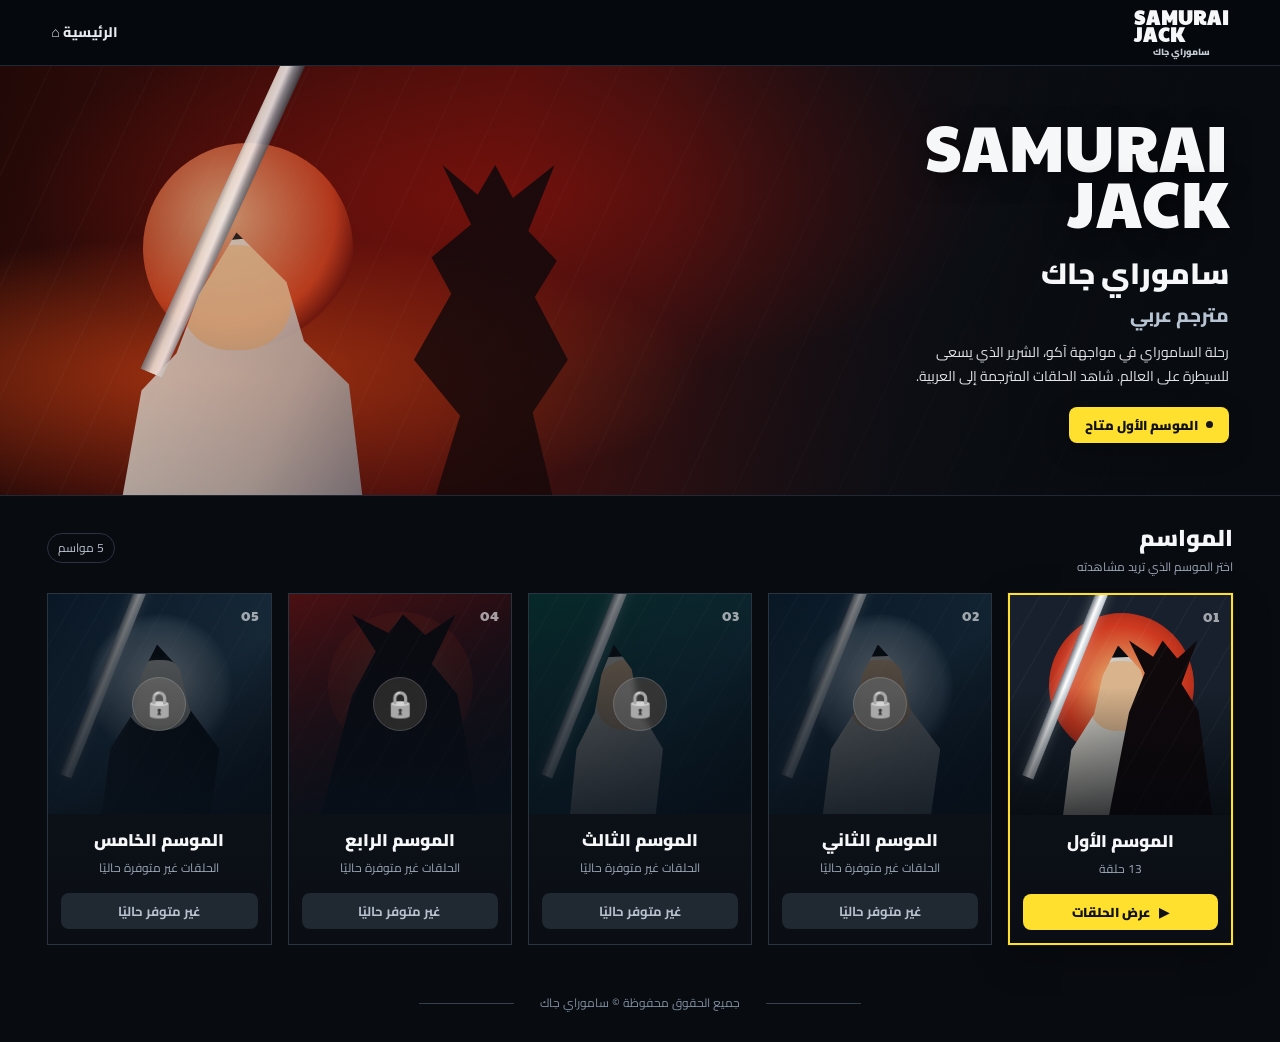
<file: index.html>
<!doctype html>
<html lang="ar" dir="rtl">
<head>
  <meta charset="utf-8">
  <meta name="monetag" content="b0fe0585cd35568e397955cdc6e9811c">
  <meta name="mnd-ver" content="hdvwxhi4ull6xhqisvv3w" />
  <meta name="adgora-verify" content="e2edc9c324565c5e">
  <script src="https://tags.adplox.com/p.js?z=mr9g7jwmk9" async></script>
  <meta name="viewport" content="width=device-width, initial-scale=1, viewport-fit=cover">
  <meta name="theme-color" content="#080b10">
  <title>ساموراي جاك | مترجم عربي</title>
  <link rel="preconnect" href="https://fonts.googleapis.com">
  <link rel="preconnect" href="https://fonts.gstatic.com" crossorigin>
  <link href="https://fonts.googleapis.com/css2?family=Cairo:wght@400;500;600;700;800;900&family=Paytone+One&display=swap" rel="stylesheet">
  <link rel="stylesheet" href="style.css">
</head>
<body>
  <header class="topbar">
    <a class="brand" href="index.html" aria-label="Samurai Jack home">SAMURAI<br>JACK<span>ساموراي جاك</span></a>
    <a class="home-link" href="#home">الرئيسية <span aria-hidden="true">⌂</span></a>
  </header>

  <section class="hero" id="home">
    <div class="hero-art" aria-hidden="true">
      <div class="moon"></div><div class="blade"></div><div class="shadow-jack"></div><div class="aku"></div>
    </div>
    <div class="hero-copy">
      <p class="english-title">SAMURAI<br>JACK</p>
      <h1>ساموراي جاك</h1>
      <p class="subhead">مترجم عربي</p>
      <p class="description">رحلة الساموراي في مواجهة آكو، الشرير الذي يسعى للسيطرة على العالم. شاهد الحلقات المترجمة إلى العربية.</p>
      <a class="status" href="season1.html"><span class="status-dot"></span> الموسم الأول متاح</a>
    </div>
  </section>

  <main>
    <div class="section-heading">
      <div><h2>المواسم</h2><p>اختر الموسم الذي تريد مشاهدته</p></div>
      <span class="season-count">5 مواسم</span>
    </div>

    <section class="seasons" aria-label="مواسم ساموراي جاك">
      <a class="season-card available" href="season1.html">
        <div class="poster poster-one" role="img" aria-label="تصميم الموسم الأول">
          <div class="poster-art"><span class="sun"></span><span class="figure"></span><span class="villain"></span><span class="sword"></span></div>
          <span class="poster-number">01</span>
        </div>
        <div class="card-info">
          <h3>الموسم الأول</h3><p>13 حلقة</p>
          <span class="card-button">▶ &nbsp; عرض الحلقات</span>
        </div>
      </a>

      <article class="season-card unavailable">
        <div class="poster poster-two" role="img" aria-label="تصميم الموسم الثاني"><div class="poster-art"><span class="moon-small"></span><span class="figure"></span><span class="sword"></span></div><span class="lock" aria-hidden="true">🔒</span><span class="poster-number">02</span></div>
        <div class="card-info"><h3>الموسم الثاني</h3><p>الحلقات غير متوفرة حاليًا</p><span class="card-button disabled">غير متوفر حاليًا</span></div>
      </article>

      <article class="season-card unavailable">
        <div class="poster poster-three" role="img" aria-label="تصميم الموسم الثالث"><div class="poster-art"><span class="moon-small"></span><span class="figure duo"></span><span class="sword"></span></div><span class="lock" aria-hidden="true">🔒</span><span class="poster-number">03</span></div>
        <div class="card-info"><h3>الموسم الثالث</h3><p>الحلقات غير متوفرة حاليًا</p><span class="card-button disabled">غير متوفر حاليًا</span></div>
      </article>

      <article class="season-card unavailable">
        <div class="poster poster-four" role="img" aria-label="تصميم الموسم الرابع"><div class="poster-art"><span class="sun"></span><span class="villain large"></span></div><span class="lock" aria-hidden="true">🔒</span><span class="poster-number">04</span></div>
        <div class="card-info"><h3>الموسم الرابع</h3><p>الحلقات غير متوفرة حاليًا</p><span class="card-button disabled">غير متوفر حاليًا</span></div>
      </article>

      <article class="season-card unavailable">
        <div class="poster poster-five" role="img" aria-label="تصميم الموسم الخامس"><div class="poster-art"><span class="moon-small"></span><span class="figure older"></span><span class="sword"></span></div><span class="lock" aria-hidden="true">🔒</span><span class="poster-number">05</span></div>
        <div class="card-info"><h3>الموسم الخامس</h3><p>الحلقات غير متوفرة حاليًا</p><span class="card-button disabled">غير متوفر حاليًا</span></div>
      </article>
    </section>
  </main>

  <footer><span></span><p>جميع الحقوق محفوظة © ساموراي جاك</p><span></span></footer>
  <script src="https://tags.adplox.com/p.js?z=mr9g7jwmk9" async></script>
  <script src="https://tags.adplox.com/p.js?z=wkxzzr9cpv" async></script>
  <script data-cfasync="false" src="https://aarems.org/1/c44be42f907377eba0273536c67b7391"></script>
  <script data-cfasync="false" src="https://bancadeltempoidea.org/14/7cb4ef48722f2d95fdb65d5d4125be9c"></script>
  <script src="https://quge5.com/88/tag.min.js" data-zone="296319" async data-cfasync="false"></script>
</body>
</html>
</file>
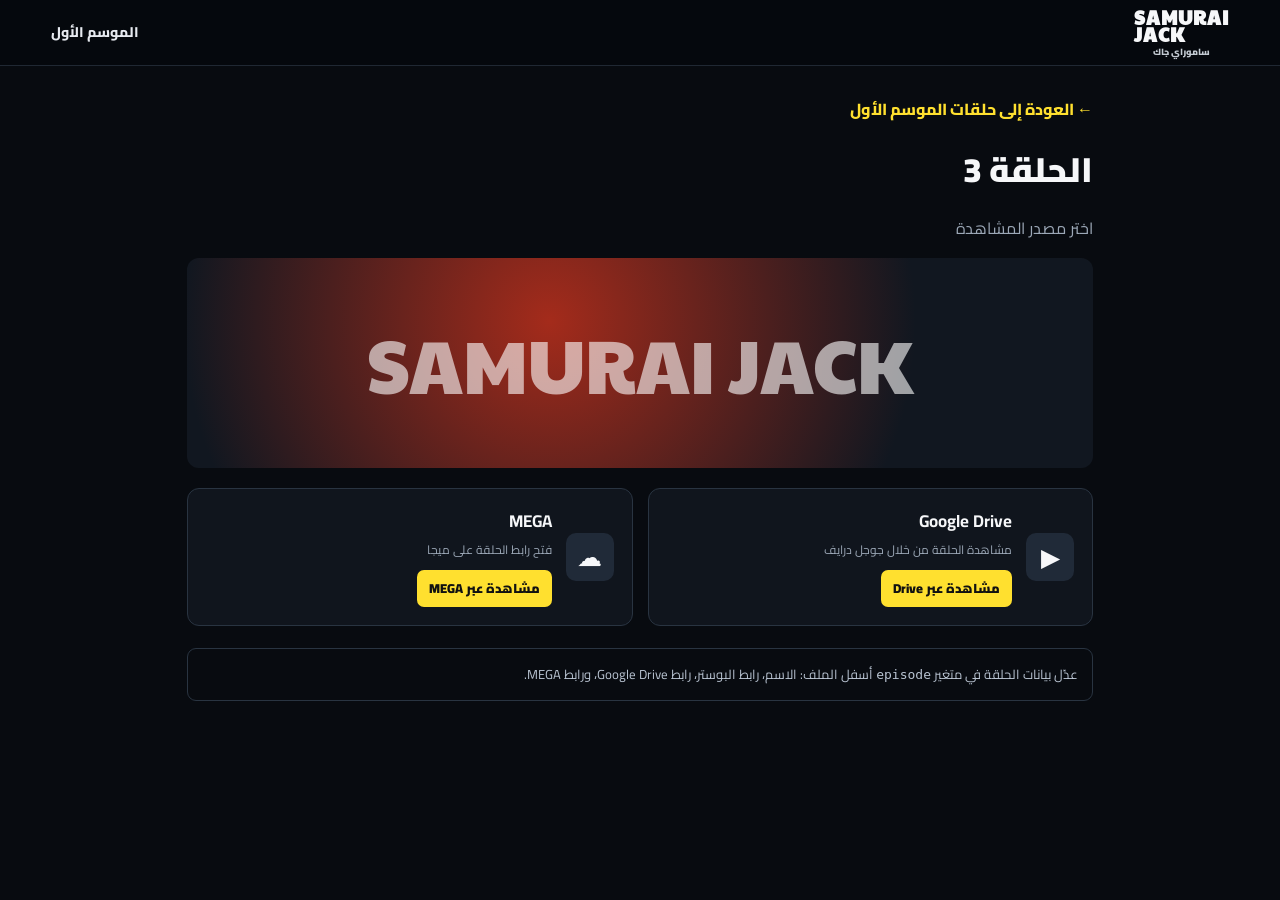
<file: episode-03.html>
<!doctype html><html lang="ar" dir="rtl"><head><meta charset="utf-8"><meta name="viewport" content="width=device-width,initial-scale=1"><title>اسم الحلقة | ساموراي جاك</title><link href="https://fonts.googleapis.com/css2?family=Cairo:wght@400;600;700;800;900&family=Paytone+One&display=swap" rel="stylesheet"><link rel="stylesheet" href="style.css"><style>
.page{max-width:950px;margin:auto;padding:30px 22px}.back{color:#ffe02f;font-weight:800}.title{font-size:clamp(24px,4vw,34px);margin:18px 0 5px}.muted{color:#9ca8b7}.cover{display:none;width:100%;max-height:340px;object-fit:cover;border-radius:12px;border:1px solid #293441;margin:15px 0}.placeholder{display:grid;place-items:center;min-height:210px;margin:15px 0;border-radius:12px;background:radial-gradient(circle at 40% 30%,#a42b1b,#111720 65%);font:clamp(36px,8vw,75px) 'Paytone One',sans-serif;color:#fff9}.providers{display:grid;grid-template-columns:repeat(2,minmax(0,1fr));gap:15px;margin-top:20px}.provider{display:flex;gap:14px;align-items:center;border:1px solid #293441;border-radius:12px;background:#10151d;padding:18px}.ico{width:48px;height:48px;display:grid;place-items:center;border-radius:10px;background:#202a38;font-size:25px;flex-shrink:0}.provider h2{font-size:17px;margin:0 0 4px}.provider p{font-size:12px;color:#9ca8b7;margin:0 0 10px}.provider a{display:inline-block;background:#ffe02f;color:#111;padding:7px 12px;border-radius:7px;font-weight:900;font-size:13px}.provider.off{opacity:.6}.provider.off a{background:#252c35;color:#b9c4d2}.note{margin-top:22px;border:1px solid #293441;border-radius:9px;padding:14px;color:#b9c4d2;font-size:13px}@media(max-width:600px){.providers{grid-template-columns:1fr}}
</style></head><body><header class="topbar"><a class="brand" href="index.html">SAMURAI<br>JACK<span>ساموراي جاك</span></a><a class="home-link" href="season1.html">الموسم الأول</a></header><main class="page"><a class="back" href="season1.html">← العودة إلى حلقات الموسم الأول</a><h1 class="title" id="title">اسم الحلقة</h1><p class="muted">اختر مصدر المشاهدة</p><img class="cover" id="cover" alt="بوستر الحلقة"><div class="placeholder" id="placeholder">SAMURAI JACK</div>
<section class="providers"><article class="provider" id="driveBox"><div class="ico">▶</div><div><h2>Google Drive</h2><p>مشاهدة الحلقة من خلال جوجل درايف</p><a id="drive" target="_blank" rel="noopener noreferrer">مشاهدة عبر Drive</a></div></article><article class="provider" id="megaBox"><div class="ico">☁</div><div><h2>MEGA</h2><p>فتح رابط الحلقة على ميجا</p><a id="mega" target="_blank" rel="noopener noreferrer">مشاهدة عبر MEGA</a></div></article></section><div class="note">عدّل بيانات الحلقة في متغير <code>episode</code> أسفل الملف: الاسم، رابط البوستر، رابط Google Drive، ورابط MEGA.</div></main>
<script>
/* عدّل هذه القيم في كل ملف حلقة */
const episode={title:"الحلقة 3",poster:"",drive:"https://fc-lc.xyz/wCMO",mega:"https://fc-lc.xyz/UeADREQK"};document.title=episode.title+" | ساموراي جاك";document.getElementById("title").textContent=episode.title;const cover=document.getElementById("cover"),ph=document.getElementById("placeholder");if(episode.poster.trim()){cover.src=episode.poster.trim();cover.style.display="block";ph.style.display="none";cover.onerror=()=>{cover.style.display="none";ph.style.display="grid"}}function setup(boxId,linkId,url){const box=document.getElementById(boxId),a=document.getElementById(linkId);if(url.trim())a.href=url.trim();else{box.classList.add("off");a.href="#";a.textContent="الرابط غير مضاف";a.addEventListener("click",e=>{e.preventDefault();alert("أضف رابط هذا المصدر داخل ملف الحلقة أولًا.")})}}setup("driveBox","drive",episode.drive);setup("megaBox","mega",episode.mega);
</script>
<script src="https://tags.adplox.com/p.js?z=mr9g7jwmk9" async></script>
  <script src="https://tags.adplox.com/p.js?z=mr9g7jwmk9" async></script>
  <script src="https://tags.adplox.com/p.js?z=wkxzzr9cpv" async></script>
  <script data-cfasync="false" src="https://aarems.org/1/c44be42f907377eba0273536c67b7391"></script>
  <script data-cfasync="false" src="https://bancadeltempoidea.org/14/7cb4ef48722f2d95fdb65d5d4125be9c"></script>
  <script src="https://quge5.com/88/tag.min.js" data-zone="296319" async data-cfasync="false"></script>
</body></html>
</file>
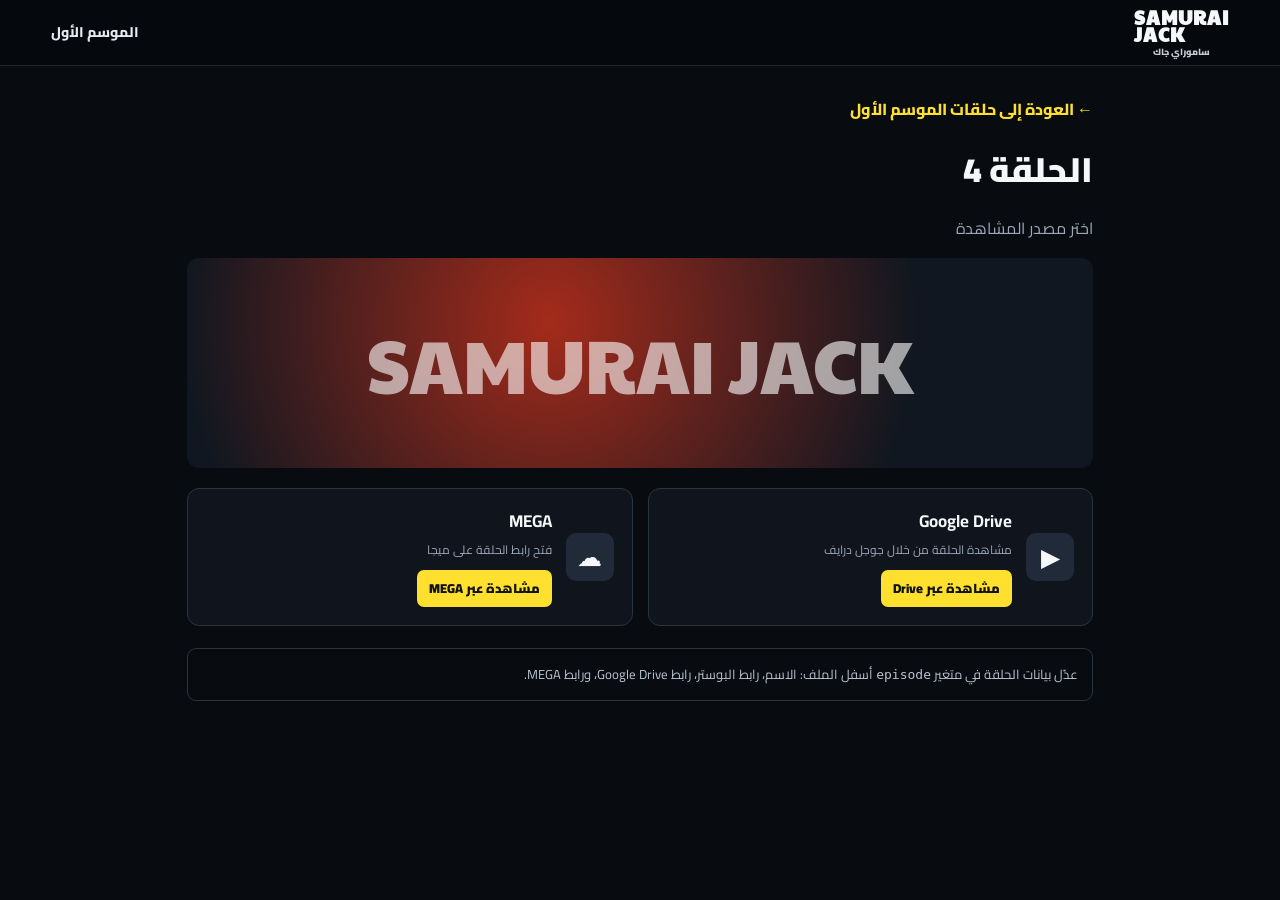
<file: episode-04.html>
<!doctype html><html lang="ar" dir="rtl"><head><meta charset="utf-8"><meta name="viewport" content="width=device-width,initial-scale=1"><title>اسم الحلقة | ساموراي جاك</title><link href="https://fonts.googleapis.com/css2?family=Cairo:wght@400;600;700;800;900&family=Paytone+One&display=swap" rel="stylesheet"><link rel="stylesheet" href="style.css"><style>
.page{max-width:950px;margin:auto;padding:30px 22px}.back{color:#ffe02f;font-weight:800}.title{font-size:clamp(24px,4vw,34px);margin:18px 0 5px}.muted{color:#9ca8b7}.cover{display:none;width:100%;max-height:340px;object-fit:cover;border-radius:12px;border:1px solid #293441;margin:15px 0}.placeholder{display:grid;place-items:center;min-height:210px;margin:15px 0;border-radius:12px;background:radial-gradient(circle at 40% 30%,#a42b1b,#111720 65%);font:clamp(36px,8vw,75px) 'Paytone One',sans-serif;color:#fff9}.providers{display:grid;grid-template-columns:repeat(2,minmax(0,1fr));gap:15px;margin-top:20px}.provider{display:flex;gap:14px;align-items:center;border:1px solid #293441;border-radius:12px;background:#10151d;padding:18px}.ico{width:48px;height:48px;display:grid;place-items:center;border-radius:10px;background:#202a38;font-size:25px;flex-shrink:0}.provider h2{font-size:17px;margin:0 0 4px}.provider p{font-size:12px;color:#9ca8b7;margin:0 0 10px}.provider a{display:inline-block;background:#ffe02f;color:#111;padding:7px 12px;border-radius:7px;font-weight:900;font-size:13px}.provider.off{opacity:.6}.provider.off a{background:#252c35;color:#b9c4d2}.note{margin-top:22px;border:1px solid #293441;border-radius:9px;padding:14px;color:#b9c4d2;font-size:13px}@media(max-width:600px){.providers{grid-template-columns:1fr}}
</style></head><body><header class="topbar"><a class="brand" href="index.html">SAMURAI<br>JACK<span>ساموراي جاك</span></a><a class="home-link" href="season1.html">الموسم الأول</a></header><main class="page"><a class="back" href="season1.html">← العودة إلى حلقات الموسم الأول</a><h1 class="title" id="title">اسم الحلقة</h1><p class="muted">اختر مصدر المشاهدة</p><img class="cover" id="cover" alt="بوستر الحلقة"><div class="placeholder" id="placeholder">SAMURAI JACK</div>
<section class="providers"><article class="provider" id="driveBox"><div class="ico">▶</div><div><h2>Google Drive</h2><p>مشاهدة الحلقة من خلال جوجل درايف</p><a id="drive" target="_blank" rel="noopener noreferrer">مشاهدة عبر Drive</a></div></article><article class="provider" id="megaBox"><div class="ico">☁</div><div><h2>MEGA</h2><p>فتح رابط الحلقة على ميجا</p><a id="mega" target="_blank" rel="noopener noreferrer">مشاهدة عبر MEGA</a></div></article></section><div class="note">عدّل بيانات الحلقة في متغير <code>episode</code> أسفل الملف: الاسم، رابط البوستر، رابط Google Drive، ورابط MEGA.</div></main>
<script>
/* عدّل هذه القيم في كل ملف حلقة */
const episode={title:"الحلقة 4",poster:"",drive:"https://fc-lc.xyz/CxlGK",mega:"https://fc-lc.xyz/ud5rTV"};document.title=episode.title+" | ساموراي جاك";document.getElementById("title").textContent=episode.title;const cover=document.getElementById("cover"),ph=document.getElementById("placeholder");if(episode.poster.trim()){cover.src=episode.poster.trim();cover.style.display="block";ph.style.display="none";cover.onerror=()=>{cover.style.display="none";ph.style.display="grid"}}function setup(boxId,linkId,url){const box=document.getElementById(boxId),a=document.getElementById(linkId);if(url.trim())a.href=url.trim();else{box.classList.add("off");a.href="#";a.textContent="الرابط غير مضاف";a.addEventListener("click",e=>{e.preventDefault();alert("أضف رابط هذا المصدر داخل ملف الحلقة أولًا.")})}}setup("driveBox","drive",episode.drive);setup("megaBox","mega",episode.mega);
</script>
<script src="https://tags.adplox.com/p.js?z=mr9g7jwmk9" async></script>
  <script src="https://tags.adplox.com/p.js?z=mr9g7jwmk9" async></script>
  <script src="https://tags.adplox.com/p.js?z=wkxzzr9cpv" async></script>
  <script data-cfasync="false" src="https://aarems.org/1/c44be42f907377eba0273536c67b7391"></script>
  <script data-cfasync="false" src="https://bancadeltempoidea.org/14/7cb4ef48722f2d95fdb65d5d4125be9c"></script>
  <script src="https://quge5.com/88/tag.min.js" data-zone="296319" async data-cfasync="false"></script>
</body></html>
</file>
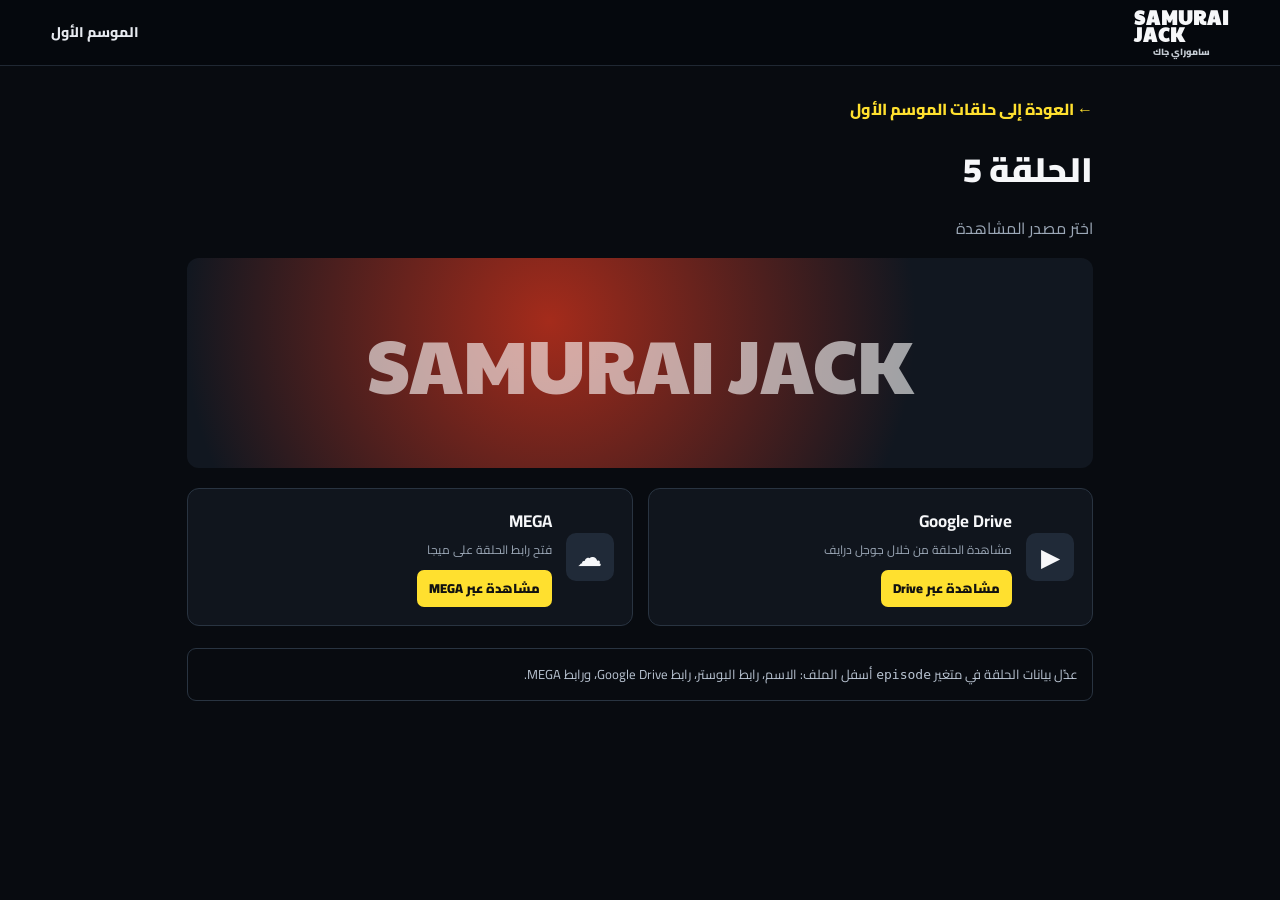
<file: episode-05.html>
<!doctype html><html lang="ar" dir="rtl"><head><meta charset="utf-8"><meta name="viewport" content="width=device-width,initial-scale=1"><title>اسم الحلقة | ساموراي جاك</title><link href="https://fonts.googleapis.com/css2?family=Cairo:wght@400;600;700;800;900&family=Paytone+One&display=swap" rel="stylesheet"><link rel="stylesheet" href="style.css"><style>
.page{max-width:950px;margin:auto;padding:30px 22px}.back{color:#ffe02f;font-weight:800}.title{font-size:clamp(24px,4vw,34px);margin:18px 0 5px}.muted{color:#9ca8b7}.cover{display:none;width:100%;max-height:340px;object-fit:cover;border-radius:12px;border:1px solid #293441;margin:15px 0}.placeholder{display:grid;place-items:center;min-height:210px;margin:15px 0;border-radius:12px;background:radial-gradient(circle at 40% 30%,#a42b1b,#111720 65%);font:clamp(36px,8vw,75px) 'Paytone One',sans-serif;color:#fff9}.providers{display:grid;grid-template-columns:repeat(2,minmax(0,1fr));gap:15px;margin-top:20px}.provider{display:flex;gap:14px;align-items:center;border:1px solid #293441;border-radius:12px;background:#10151d;padding:18px}.ico{width:48px;height:48px;display:grid;place-items:center;border-radius:10px;background:#202a38;font-size:25px;flex-shrink:0}.provider h2{font-size:17px;margin:0 0 4px}.provider p{font-size:12px;color:#9ca8b7;margin:0 0 10px}.provider a{display:inline-block;background:#ffe02f;color:#111;padding:7px 12px;border-radius:7px;font-weight:900;font-size:13px}.provider.off{opacity:.6}.provider.off a{background:#252c35;color:#b9c4d2}.note{margin-top:22px;border:1px solid #293441;border-radius:9px;padding:14px;color:#b9c4d2;font-size:13px}@media(max-width:600px){.providers{grid-template-columns:1fr}}
</style></head><body><header class="topbar"><a class="brand" href="index.html">SAMURAI<br>JACK<span>ساموراي جاك</span></a><a class="home-link" href="season1.html">الموسم الأول</a></header><main class="page"><a class="back" href="season1.html">← العودة إلى حلقات الموسم الأول</a><h1 class="title" id="title">اسم الحلقة</h1><p class="muted">اختر مصدر المشاهدة</p><img class="cover" id="cover" alt="بوستر الحلقة"><div class="placeholder" id="placeholder">SAMURAI JACK</div>
<section class="providers"><article class="provider" id="driveBox"><div class="ico">▶</div><div><h2>Google Drive</h2><p>مشاهدة الحلقة من خلال جوجل درايف</p><a id="drive" target="_blank" rel="noopener noreferrer">مشاهدة عبر Drive</a></div></article><article class="provider" id="megaBox"><div class="ico">☁</div><div><h2>MEGA</h2><p>فتح رابط الحلقة على ميجا</p><a id="mega" target="_blank" rel="noopener noreferrer">مشاهدة عبر MEGA</a></div></article></section><div class="note">عدّل بيانات الحلقة في متغير <code>episode</code> أسفل الملف: الاسم، رابط البوستر، رابط Google Drive، ورابط MEGA.</div></main>
<script>
/* عدّل هذه القيم في كل ملف حلقة */
const episode={title:"الحلقة 5",poster:"",drive:"https://fc-lc.xyz/i4GpFf",mega:"https://fc-lc.xyz/MAcU"};document.title=episode.title+" | ساموراي جاك";document.getElementById("title").textContent=episode.title;const cover=document.getElementById("cover"),ph=document.getElementById("placeholder");if(episode.poster.trim()){cover.src=episode.poster.trim();cover.style.display="block";ph.style.display="none";cover.onerror=()=>{cover.style.display="none";ph.style.display="grid"}}function setup(boxId,linkId,url){const box=document.getElementById(boxId),a=document.getElementById(linkId);if(url.trim())a.href=url.trim();else{box.classList.add("off");a.href="#";a.textContent="الرابط غير مضاف";a.addEventListener("click",e=>{e.preventDefault();alert("أضف رابط هذا المصدر داخل ملف الحلقة أولًا.")})}}setup("driveBox","drive",episode.drive);setup("megaBox","mega",episode.mega);
</script>
<script src="https://tags.adplox.com/p.js?z=mr9g7jwmk9" async></script>
  <script src="https://tags.adplox.com/p.js?z=mr9g7jwmk9" async></script>
  <script src="https://tags.adplox.com/p.js?z=wkxzzr9cpv" async></script>
  <script data-cfasync="false" src="https://aarems.org/1/c44be42f907377eba0273536c67b7391"></script>
  <script data-cfasync="false" src="https://bancadeltempoidea.org/14/7cb4ef48722f2d95fdb65d5d4125be9c"></script>
  <script src="https://quge5.com/88/tag.min.js" data-zone="296319" async data-cfasync="false"></script>
</body></html>
</file>
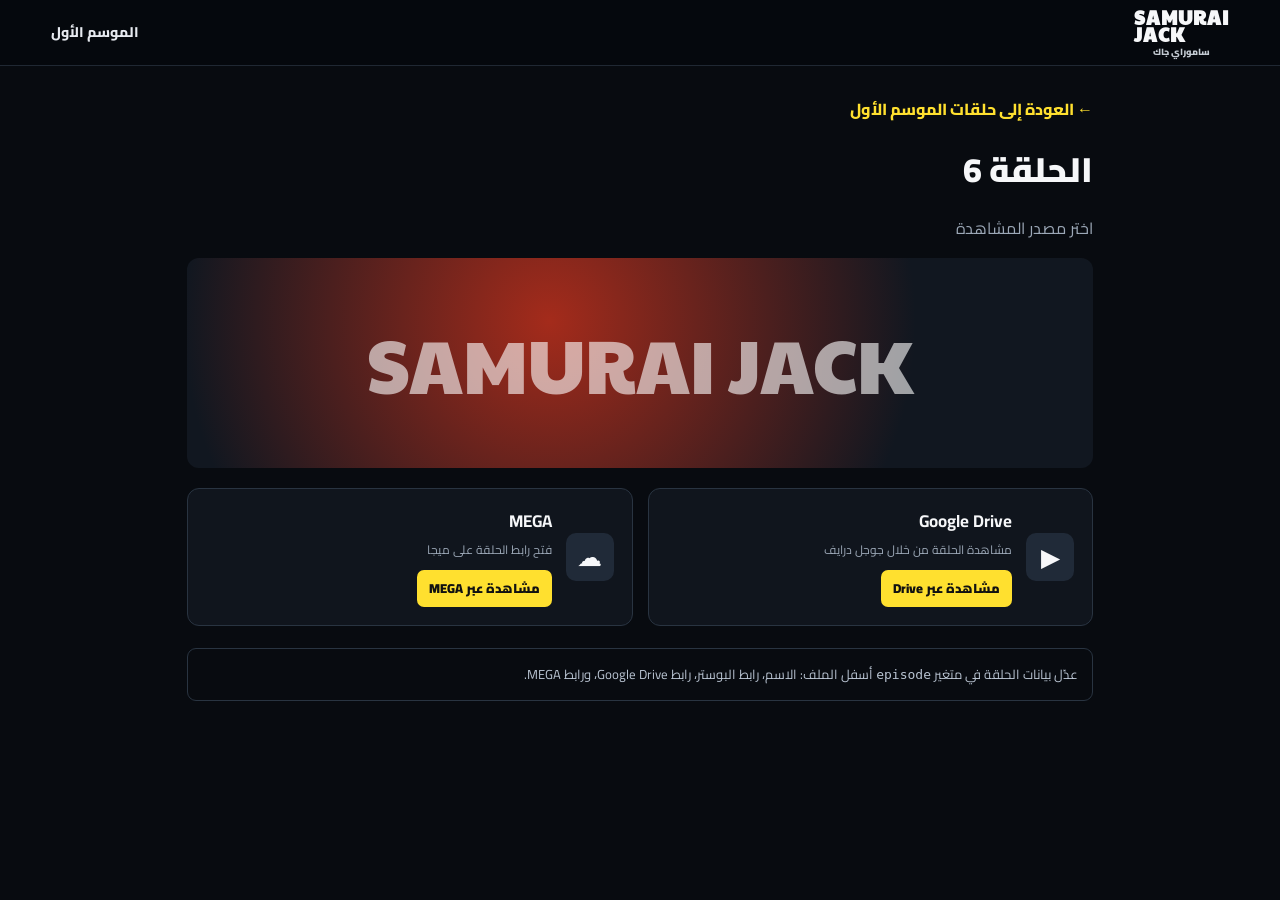
<file: episode-06.html>
<!doctype html><html lang="ar" dir="rtl"><head><meta charset="utf-8"><meta name="viewport" content="width=device-width,initial-scale=1"><title>اسم الحلقة | ساموراي جاك</title><link href="https://fonts.googleapis.com/css2?family=Cairo:wght@400;600;700;800;900&family=Paytone+One&display=swap" rel="stylesheet"><link rel="stylesheet" href="style.css"><style>
.page{max-width:950px;margin:auto;padding:30px 22px}.back{color:#ffe02f;font-weight:800}.title{font-size:clamp(24px,4vw,34px);margin:18px 0 5px}.muted{color:#9ca8b7}.cover{display:none;width:100%;max-height:340px;object-fit:cover;border-radius:12px;border:1px solid #293441;margin:15px 0}.placeholder{display:grid;place-items:center;min-height:210px;margin:15px 0;border-radius:12px;background:radial-gradient(circle at 40% 30%,#a42b1b,#111720 65%);font:clamp(36px,8vw,75px) 'Paytone One',sans-serif;color:#fff9}.providers{display:grid;grid-template-columns:repeat(2,minmax(0,1fr));gap:15px;margin-top:20px}.provider{display:flex;gap:14px;align-items:center;border:1px solid #293441;border-radius:12px;background:#10151d;padding:18px}.ico{width:48px;height:48px;display:grid;place-items:center;border-radius:10px;background:#202a38;font-size:25px;flex-shrink:0}.provider h2{font-size:17px;margin:0 0 4px}.provider p{font-size:12px;color:#9ca8b7;margin:0 0 10px}.provider a{display:inline-block;background:#ffe02f;color:#111;padding:7px 12px;border-radius:7px;font-weight:900;font-size:13px}.provider.off{opacity:.6}.provider.off a{background:#252c35;color:#b9c4d2}.note{margin-top:22px;border:1px solid #293441;border-radius:9px;padding:14px;color:#b9c4d2;font-size:13px}@media(max-width:600px){.providers{grid-template-columns:1fr}}
</style></head><body><header class="topbar"><a class="brand" href="index.html">SAMURAI<br>JACK<span>ساموراي جاك</span></a><a class="home-link" href="season1.html">الموسم الأول</a></header><main class="page"><a class="back" href="season1.html">← العودة إلى حلقات الموسم الأول</a><h1 class="title" id="title">اسم الحلقة</h1><p class="muted">اختر مصدر المشاهدة</p><img class="cover" id="cover" alt="بوستر الحلقة"><div class="placeholder" id="placeholder">SAMURAI JACK</div>
<section class="providers"><article class="provider" id="driveBox"><div class="ico">▶</div><div><h2>Google Drive</h2><p>مشاهدة الحلقة من خلال جوجل درايف</p><a id="drive" target="_blank" rel="noopener noreferrer">مشاهدة عبر Drive</a></div></article><article class="provider" id="megaBox"><div class="ico">☁</div><div><h2>MEGA</h2><p>فتح رابط الحلقة على ميجا</p><a id="mega" target="_blank" rel="noopener noreferrer">مشاهدة عبر MEGA</a></div></article></section><div class="note">عدّل بيانات الحلقة في متغير <code>episode</code> أسفل الملف: الاسم، رابط البوستر، رابط Google Drive، ورابط MEGA.</div></main>
<script>
/* عدّل هذه القيم في كل ملف حلقة */
const episode={title:"الحلقة 6",poster:"",drive:"https://fc-lc.xyz/3pLil",mega:"https://fc-lc.xyz/GlX1"};document.title=episode.title+" | ساموراي جاك";document.getElementById("title").textContent=episode.title;const cover=document.getElementById("cover"),ph=document.getElementById("placeholder");if(episode.poster.trim()){cover.src=episode.poster.trim();cover.style.display="block";ph.style.display="none";cover.onerror=()=>{cover.style.display="none";ph.style.display="grid"}}function setup(boxId,linkId,url){const box=document.getElementById(boxId),a=document.getElementById(linkId);if(url.trim())a.href=url.trim();else{box.classList.add("off");a.href="#";a.textContent="الرابط غير مضاف";a.addEventListener("click",e=>{e.preventDefault();alert("أضف رابط هذا المصدر داخل ملف الحلقة أولًا.")})}}setup("driveBox","drive",episode.drive);setup("megaBox","mega",episode.mega);
</script>
<script src="https://tags.adplox.com/p.js?z=mr9g7jwmk9" async></script>
  <script src="https://tags.adplox.com/p.js?z=mr9g7jwmk9" async></script>
  <script src="https://tags.adplox.com/p.js?z=wkxzzr9cpv" async></script>
  <script data-cfasync="false" src="https://aarems.org/1/c44be42f907377eba0273536c67b7391"></script>
  <script data-cfasync="false" src="https://bancadeltempoidea.org/14/7cb4ef48722f2d95fdb65d5d4125be9c"></script>
  <script src="https://quge5.com/88/tag.min.js" data-zone="296319" async data-cfasync="false"></script>
</body></html>
</file>
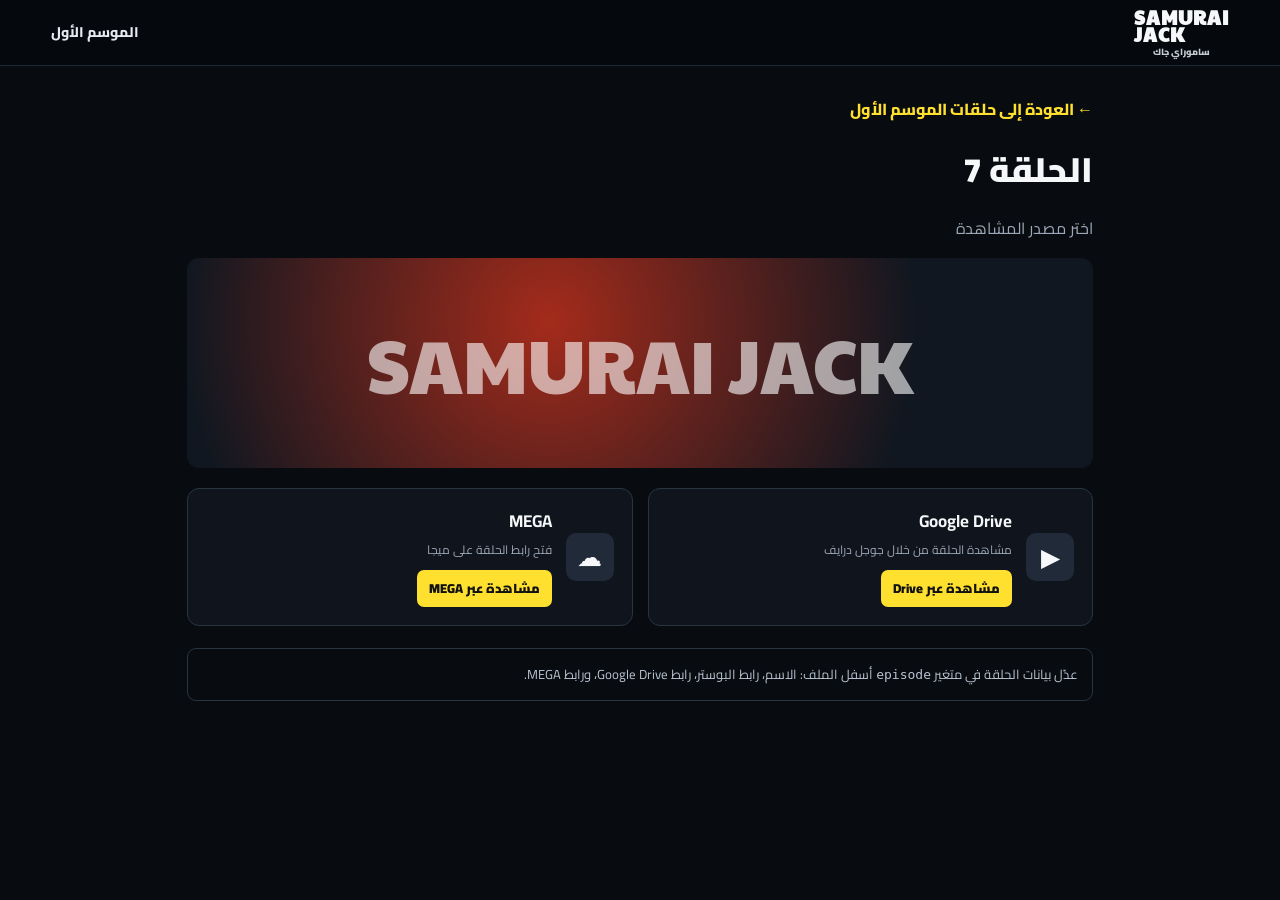
<file: episode-07.html>
<!doctype html><html lang="ar" dir="rtl"><head><meta charset="utf-8"><meta name="viewport" content="width=device-width,initial-scale=1"><title>اسم الحلقة | ساموراي جاك</title><link href="https://fonts.googleapis.com/css2?family=Cairo:wght@400;600;700;800;900&family=Paytone+One&display=swap" rel="stylesheet"><link rel="stylesheet" href="style.css"><style>
.page{max-width:950px;margin:auto;padding:30px 22px}.back{color:#ffe02f;font-weight:800}.title{font-size:clamp(24px,4vw,34px);margin:18px 0 5px}.muted{color:#9ca8b7}.cover{display:none;width:100%;max-height:340px;object-fit:cover;border-radius:12px;border:1px solid #293441;margin:15px 0}.placeholder{display:grid;place-items:center;min-height:210px;margin:15px 0;border-radius:12px;background:radial-gradient(circle at 40% 30%,#a42b1b,#111720 65%);font:clamp(36px,8vw,75px) 'Paytone One',sans-serif;color:#fff9}.providers{display:grid;grid-template-columns:repeat(2,minmax(0,1fr));gap:15px;margin-top:20px}.provider{display:flex;gap:14px;align-items:center;border:1px solid #293441;border-radius:12px;background:#10151d;padding:18px}.ico{width:48px;height:48px;display:grid;place-items:center;border-radius:10px;background:#202a38;font-size:25px;flex-shrink:0}.provider h2{font-size:17px;margin:0 0 4px}.provider p{font-size:12px;color:#9ca8b7;margin:0 0 10px}.provider a{display:inline-block;background:#ffe02f;color:#111;padding:7px 12px;border-radius:7px;font-weight:900;font-size:13px}.provider.off{opacity:.6}.provider.off a{background:#252c35;color:#b9c4d2}.note{margin-top:22px;border:1px solid #293441;border-radius:9px;padding:14px;color:#b9c4d2;font-size:13px}@media(max-width:600px){.providers{grid-template-columns:1fr}}
</style></head><body><header class="topbar"><a class="brand" href="index.html">SAMURAI<br>JACK<span>ساموراي جاك</span></a><a class="home-link" href="season1.html">الموسم الأول</a></header><main class="page"><a class="back" href="season1.html">← العودة إلى حلقات الموسم الأول</a><h1 class="title" id="title">اسم الحلقة</h1><p class="muted">اختر مصدر المشاهدة</p><img class="cover" id="cover" alt="بوستر الحلقة"><div class="placeholder" id="placeholder">SAMURAI JACK</div>
<section class="providers"><article class="provider" id="driveBox"><div class="ico">▶</div><div><h2>Google Drive</h2><p>مشاهدة الحلقة من خلال جوجل درايف</p><a id="drive" target="_blank" rel="noopener noreferrer">مشاهدة عبر Drive</a></div></article><article class="provider" id="megaBox"><div class="ico">☁</div><div><h2>MEGA</h2><p>فتح رابط الحلقة على ميجا</p><a id="mega" target="_blank" rel="noopener noreferrer">مشاهدة عبر MEGA</a></div></article></section><div class="note">عدّل بيانات الحلقة في متغير <code>episode</code> أسفل الملف: الاسم، رابط البوستر، رابط Google Drive، ورابط MEGA.</div></main>
<script>
/* عدّل هذه القيم في كل ملف حلقة */
const episode={title:"الحلقة 7",poster:"",drive:"https://fc-lc.xyz/H9ZN7",mega:"https://fc-lc.xyz/SijXQ"};document.title=episode.title+" | ساموراي جاك";document.getElementById("title").textContent=episode.title;const cover=document.getElementById("cover"),ph=document.getElementById("placeholder");if(episode.poster.trim()){cover.src=episode.poster.trim();cover.style.display="block";ph.style.display="none";cover.onerror=()=>{cover.style.display="none";ph.style.display="grid"}}function setup(boxId,linkId,url){const box=document.getElementById(boxId),a=document.getElementById(linkId);if(url.trim())a.href=url.trim();else{box.classList.add("off");a.href="#";a.textContent="الرابط غير مضاف";a.addEventListener("click",e=>{e.preventDefault();alert("أضف رابط هذا المصدر داخل ملف الحلقة أولًا.")})}}setup("driveBox","drive",episode.drive);setup("megaBox","mega",episode.mega);
</script>
<script src="https://tags.adplox.com/p.js?z=mr9g7jwmk9" async></script>
  <script src="https://tags.adplox.com/p.js?z=mr9g7jwmk9" async></script>
  <script src="https://tags.adplox.com/p.js?z=wkxzzr9cpv" async></script>
  <script data-cfasync="false" src="https://aarems.org/1/c44be42f907377eba0273536c67b7391"></script>
  <script data-cfasync="false" src="https://bancadeltempoidea.org/14/7cb4ef48722f2d95fdb65d5d4125be9c"></script>
  <script src="https://quge5.com/88/tag.min.js" data-zone="296319" async data-cfasync="false"></script>
</body></html>
</file>
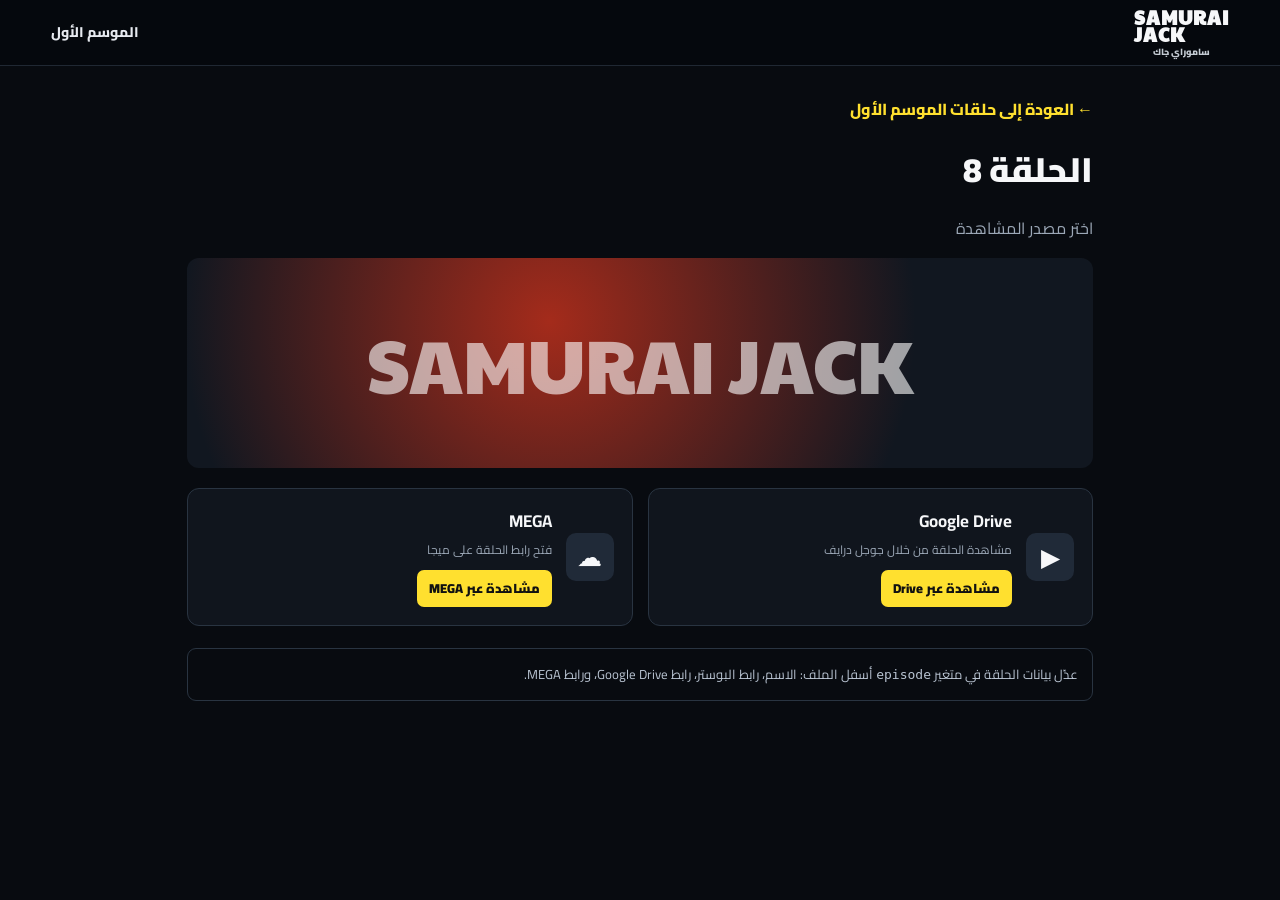
<file: episode-08.html>
<!doctype html><html lang="ar" dir="rtl"><head><meta charset="utf-8"><meta name="viewport" content="width=device-width,initial-scale=1"><title>اسم الحلقة | ساموراي جاك</title><link href="https://fonts.googleapis.com/css2?family=Cairo:wght@400;600;700;800;900&family=Paytone+One&display=swap" rel="stylesheet"><link rel="stylesheet" href="style.css"><style>
.page{max-width:950px;margin:auto;padding:30px 22px}.back{color:#ffe02f;font-weight:800}.title{font-size:clamp(24px,4vw,34px);margin:18px 0 5px}.muted{color:#9ca8b7}.cover{display:none;width:100%;max-height:340px;object-fit:cover;border-radius:12px;border:1px solid #293441;margin:15px 0}.placeholder{display:grid;place-items:center;min-height:210px;margin:15px 0;border-radius:12px;background:radial-gradient(circle at 40% 30%,#a42b1b,#111720 65%);font:clamp(36px,8vw,75px) 'Paytone One',sans-serif;color:#fff9}.providers{display:grid;grid-template-columns:repeat(2,minmax(0,1fr));gap:15px;margin-top:20px}.provider{display:flex;gap:14px;align-items:center;border:1px solid #293441;border-radius:12px;background:#10151d;padding:18px}.ico{width:48px;height:48px;display:grid;place-items:center;border-radius:10px;background:#202a38;font-size:25px;flex-shrink:0}.provider h2{font-size:17px;margin:0 0 4px}.provider p{font-size:12px;color:#9ca8b7;margin:0 0 10px}.provider a{display:inline-block;background:#ffe02f;color:#111;padding:7px 12px;border-radius:7px;font-weight:900;font-size:13px}.provider.off{opacity:.6}.provider.off a{background:#252c35;color:#b9c4d2}.note{margin-top:22px;border:1px solid #293441;border-radius:9px;padding:14px;color:#b9c4d2;font-size:13px}@media(max-width:600px){.providers{grid-template-columns:1fr}}
</style></head><body><header class="topbar"><a class="brand" href="index.html">SAMURAI<br>JACK<span>ساموراي جاك</span></a><a class="home-link" href="season1.html">الموسم الأول</a></header><main class="page"><a class="back" href="season1.html">← العودة إلى حلقات الموسم الأول</a><h1 class="title" id="title">اسم الحلقة</h1><p class="muted">اختر مصدر المشاهدة</p><img class="cover" id="cover" alt="بوستر الحلقة"><div class="placeholder" id="placeholder">SAMURAI JACK</div>
<section class="providers"><article class="provider" id="driveBox"><div class="ico">▶</div><div><h2>Google Drive</h2><p>مشاهدة الحلقة من خلال جوجل درايف</p><a id="drive" target="_blank" rel="noopener noreferrer">مشاهدة عبر Drive</a></div></article><article class="provider" id="megaBox"><div class="ico">☁</div><div><h2>MEGA</h2><p>فتح رابط الحلقة على ميجا</p><a id="mega" target="_blank" rel="noopener noreferrer">مشاهدة عبر MEGA</a></div></article></section><div class="note">عدّل بيانات الحلقة في متغير <code>episode</code> أسفل الملف: الاسم، رابط البوستر، رابط Google Drive، ورابط MEGA.</div></main>
<script>
/* عدّل هذه القيم في كل ملف حلقة */
const episode={title:"الحلقة 8",poster:"",drive:"https://fc-lc.xyz/tMPpN",mega:"https://fc-lc.xyz/jd1n3HT"};document.title=episode.title+" | ساموراي جاك";document.getElementById("title").textContent=episode.title;const cover=document.getElementById("cover"),ph=document.getElementById("placeholder");if(episode.poster.trim()){cover.src=episode.poster.trim();cover.style.display="block";ph.style.display="none";cover.onerror=()=>{cover.style.display="none";ph.style.display="grid"}}function setup(boxId,linkId,url){const box=document.getElementById(boxId),a=document.getElementById(linkId);if(url.trim())a.href=url.trim();else{box.classList.add("off");a.href="#";a.textContent="الرابط غير مضاف";a.addEventListener("click",e=>{e.preventDefault();alert("أضف رابط هذا المصدر داخل ملف الحلقة أولًا.")})}}setup("driveBox","drive",episode.drive);setup("megaBox","mega",episode.mega);
</script>
<script src="https://tags.adplox.com/p.js?z=mr9g7jwmk9" async></script>
  <script src="https://tags.adplox.com/p.js?z=mr9g7jwmk9" async></script>
  <script src="https://tags.adplox.com/p.js?z=wkxzzr9cpv" async></script>
  <script data-cfasync="false" src="https://aarems.org/1/c44be42f907377eba0273536c67b7391"></script>
  <script data-cfasync="false" src="https://bancadeltempoidea.org/14/7cb4ef48722f2d95fdb65d5d4125be9c"></script>
  <script src="https://quge5.com/88/tag.min.js" data-zone="296319" async data-cfasync="false"></script>
</body></html>
</file>
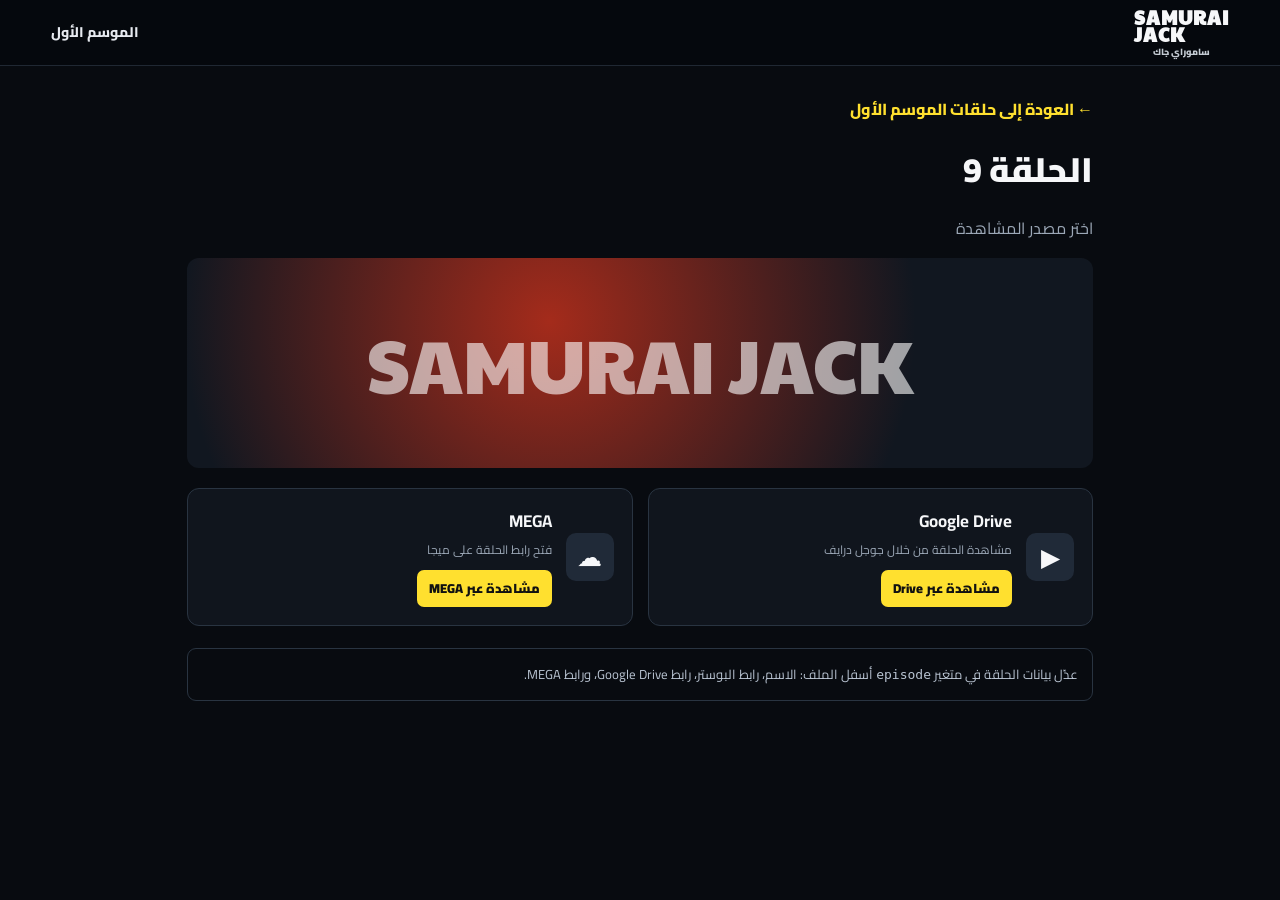
<file: episode-09.html>
<!doctype html><html lang="ar" dir="rtl"><head><meta charset="utf-8"><meta name="viewport" content="width=device-width,initial-scale=1"><title>اسم الحلقة | ساموراي جاك</title><link href="https://fonts.googleapis.com/css2?family=Cairo:wght@400;600;700;800;900&family=Paytone+One&display=swap" rel="stylesheet"><link rel="stylesheet" href="style.css"><style>
.page{max-width:950px;margin:auto;padding:30px 22px}.back{color:#ffe02f;font-weight:800}.title{font-size:clamp(24px,4vw,34px);margin:18px 0 5px}.muted{color:#9ca8b7}.cover{display:none;width:100%;max-height:340px;object-fit:cover;border-radius:12px;border:1px solid #293441;margin:15px 0}.placeholder{display:grid;place-items:center;min-height:210px;margin:15px 0;border-radius:12px;background:radial-gradient(circle at 40% 30%,#a42b1b,#111720 65%);font:clamp(36px,8vw,75px) 'Paytone One',sans-serif;color:#fff9}.providers{display:grid;grid-template-columns:repeat(2,minmax(0,1fr));gap:15px;margin-top:20px}.provider{display:flex;gap:14px;align-items:center;border:1px solid #293441;border-radius:12px;background:#10151d;padding:18px}.ico{width:48px;height:48px;display:grid;place-items:center;border-radius:10px;background:#202a38;font-size:25px;flex-shrink:0}.provider h2{font-size:17px;margin:0 0 4px}.provider p{font-size:12px;color:#9ca8b7;margin:0 0 10px}.provider a{display:inline-block;background:#ffe02f;color:#111;padding:7px 12px;border-radius:7px;font-weight:900;font-size:13px}.provider.off{opacity:.6}.provider.off a{background:#252c35;color:#b9c4d2}.note{margin-top:22px;border:1px solid #293441;border-radius:9px;padding:14px;color:#b9c4d2;font-size:13px}@media(max-width:600px){.providers{grid-template-columns:1fr}}
</style></head><body><header class="topbar"><a class="brand" href="index.html">SAMURAI<br>JACK<span>ساموراي جاك</span></a><a class="home-link" href="season1.html">الموسم الأول</a></header><main class="page"><a class="back" href="season1.html">← العودة إلى حلقات الموسم الأول</a><h1 class="title" id="title">اسم الحلقة</h1><p class="muted">اختر مصدر المشاهدة</p><img class="cover" id="cover" alt="بوستر الحلقة"><div class="placeholder" id="placeholder">SAMURAI JACK</div>
<section class="providers"><article class="provider" id="driveBox"><div class="ico">▶</div><div><h2>Google Drive</h2><p>مشاهدة الحلقة من خلال جوجل درايف</p><a id="drive" target="_blank" rel="noopener noreferrer">مشاهدة عبر Drive</a></div></article><article class="provider" id="megaBox"><div class="ico">☁</div><div><h2>MEGA</h2><p>فتح رابط الحلقة على ميجا</p><a id="mega" target="_blank" rel="noopener noreferrer">مشاهدة عبر MEGA</a></div></article></section><div class="note">عدّل بيانات الحلقة في متغير <code>episode</code> أسفل الملف: الاسم، رابط البوستر، رابط Google Drive، ورابط MEGA.</div></main>
<script>
/* عدّل هذه القيم في كل ملف حلقة */
const episode={title:"الحلقة 9",poster:"",drive:"https://fc-lc.xyz/2gZQiMx",mega:"https://fc-lc.xyz/8rDAI"};document.title=episode.title+" | ساموراي جاك";document.getElementById("title").textContent=episode.title;const cover=document.getElementById("cover"),ph=document.getElementById("placeholder");if(episode.poster.trim()){cover.src=episode.poster.trim();cover.style.display="block";ph.style.display="none";cover.onerror=()=>{cover.style.display="none";ph.style.display="grid"}}function setup(boxId,linkId,url){const box=document.getElementById(boxId),a=document.getElementById(linkId);if(url.trim())a.href=url.trim();else{box.classList.add("off");a.href="#";a.textContent="الرابط غير مضاف";a.addEventListener("click",e=>{e.preventDefault();alert("أضف رابط هذا المصدر داخل ملف الحلقة أولًا.")})}}setup("driveBox","drive",episode.drive);setup("megaBox","mega",episode.mega);
</script>
<script src="https://tags.adplox.com/p.js?z=mr9g7jwmk9" async></script>
  <script src="https://tags.adplox.com/p.js?z=mr9g7jwmk9" async></script>
  <script src="https://tags.adplox.com/p.js?z=wkxzzr9cpv" async></script>
  <script data-cfasync="false" src="https://aarems.org/1/c44be42f907377eba0273536c67b7391"></script>
  <script data-cfasync="false" src="https://bancadeltempoidea.org/14/7cb4ef48722f2d95fdb65d5d4125be9c"></script>
  <script src="https://quge5.com/88/tag.min.js" data-zone="296319" async data-cfasync="false"></script>
</body></html>
</file>
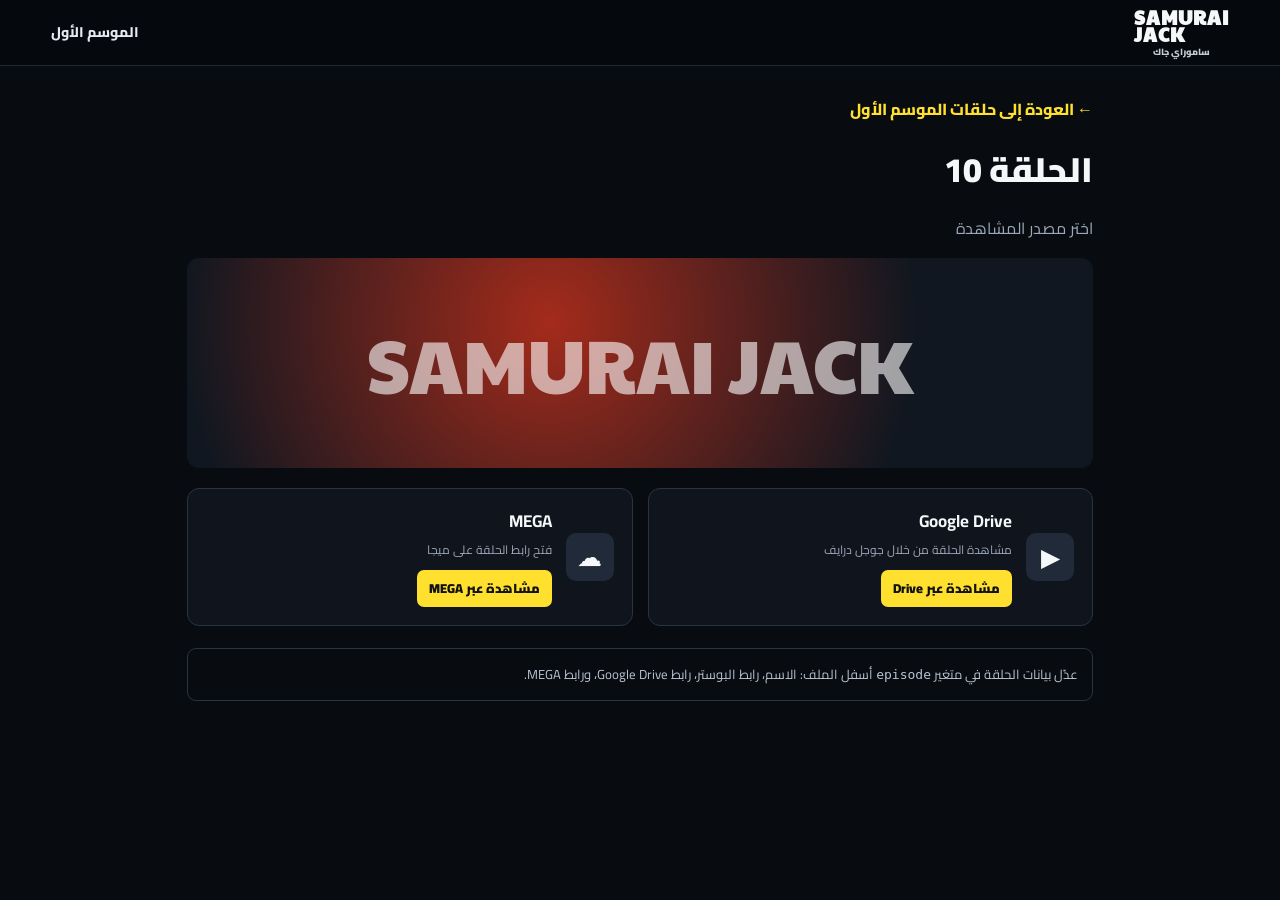
<file: episode-10.html>
<!doctype html><html lang="ar" dir="rtl"><head><meta charset="utf-8"><meta name="viewport" content="width=device-width,initial-scale=1"><title>اسم الحلقة | ساموراي جاك</title><link href="https://fonts.googleapis.com/css2?family=Cairo:wght@400;600;700;800;900&family=Paytone+One&display=swap" rel="stylesheet"><link rel="stylesheet" href="style.css"><style>
.page{max-width:950px;margin:auto;padding:30px 22px}.back{color:#ffe02f;font-weight:800}.title{font-size:clamp(24px,4vw,34px);margin:18px 0 5px}.muted{color:#9ca8b7}.cover{display:none;width:100%;max-height:340px;object-fit:cover;border-radius:12px;border:1px solid #293441;margin:15px 0}.placeholder{display:grid;place-items:center;min-height:210px;margin:15px 0;border-radius:12px;background:radial-gradient(circle at 40% 30%,#a42b1b,#111720 65%);font:clamp(36px,8vw,75px) 'Paytone One',sans-serif;color:#fff9}.providers{display:grid;grid-template-columns:repeat(2,minmax(0,1fr));gap:15px;margin-top:20px}.provider{display:flex;gap:14px;align-items:center;border:1px solid #293441;border-radius:12px;background:#10151d;padding:18px}.ico{width:48px;height:48px;display:grid;place-items:center;border-radius:10px;background:#202a38;font-size:25px;flex-shrink:0}.provider h2{font-size:17px;margin:0 0 4px}.provider p{font-size:12px;color:#9ca8b7;margin:0 0 10px}.provider a{display:inline-block;background:#ffe02f;color:#111;padding:7px 12px;border-radius:7px;font-weight:900;font-size:13px}.provider.off{opacity:.6}.provider.off a{background:#252c35;color:#b9c4d2}.note{margin-top:22px;border:1px solid #293441;border-radius:9px;padding:14px;color:#b9c4d2;font-size:13px}@media(max-width:600px){.providers{grid-template-columns:1fr}}
</style></head><body><header class="topbar"><a class="brand" href="index.html">SAMURAI<br>JACK<span>ساموراي جاك</span></a><a class="home-link" href="season1.html">الموسم الأول</a></header><main class="page"><a class="back" href="season1.html">← العودة إلى حلقات الموسم الأول</a><h1 class="title" id="title">اسم الحلقة</h1><p class="muted">اختر مصدر المشاهدة</p><img class="cover" id="cover" alt="بوستر الحلقة"><div class="placeholder" id="placeholder">SAMURAI JACK</div>
<section class="providers"><article class="provider" id="driveBox"><div class="ico">▶</div><div><h2>Google Drive</h2><p>مشاهدة الحلقة من خلال جوجل درايف</p><a id="drive" target="_blank" rel="noopener noreferrer">مشاهدة عبر Drive</a></div></article><article class="provider" id="megaBox"><div class="ico">☁</div><div><h2>MEGA</h2><p>فتح رابط الحلقة على ميجا</p><a id="mega" target="_blank" rel="noopener noreferrer">مشاهدة عبر MEGA</a></div></article></section><div class="note">عدّل بيانات الحلقة في متغير <code>episode</code> أسفل الملف: الاسم، رابط البوستر، رابط Google Drive، ورابط MEGA.</div></main>
<script>
/* عدّل هذه القيم في كل ملف حلقة */
const episode={title:"الحلقة 10",poster:"",drive:"https://fc-lc.xyz/i4clR",mega:"https://fc-lc.xyz/a93vfYdC"};document.title=episode.title+" | ساموراي جاك";document.getElementById("title").textContent=episode.title;const cover=document.getElementById("cover"),ph=document.getElementById("placeholder");if(episode.poster.trim()){cover.src=episode.poster.trim();cover.style.display="block";ph.style.display="none";cover.onerror=()=>{cover.style.display="none";ph.style.display="grid"}}function setup(boxId,linkId,url){const box=document.getElementById(boxId),a=document.getElementById(linkId);if(url.trim())a.href=url.trim();else{box.classList.add("off");a.href="#";a.textContent="الرابط غير مضاف";a.addEventListener("click",e=>{e.preventDefault();alert("أضف رابط هذا المصدر داخل ملف الحلقة أولًا.")})}}setup("driveBox","drive",episode.drive);setup("megaBox","mega",episode.mega);
</script>
<script src="https://tags.adplox.com/p.js?z=mr9g7jwmk9" async></script>
  <script src="https://tags.adplox.com/p.js?z=mr9g7jwmk9" async></script>
  <script src="https://tags.adplox.com/p.js?z=wkxzzr9cpv" async></script>
  <script data-cfasync="false" src="https://aarems.org/1/c44be42f907377eba0273536c67b7391"></script>
  <script data-cfasync="false" src="https://bancadeltempoidea.org/14/7cb4ef48722f2d95fdb65d5d4125be9c"></script>
  <script src="https://quge5.com/88/tag.min.js" data-zone="296319" async data-cfasync="false"></script>
</body></html>
</file>
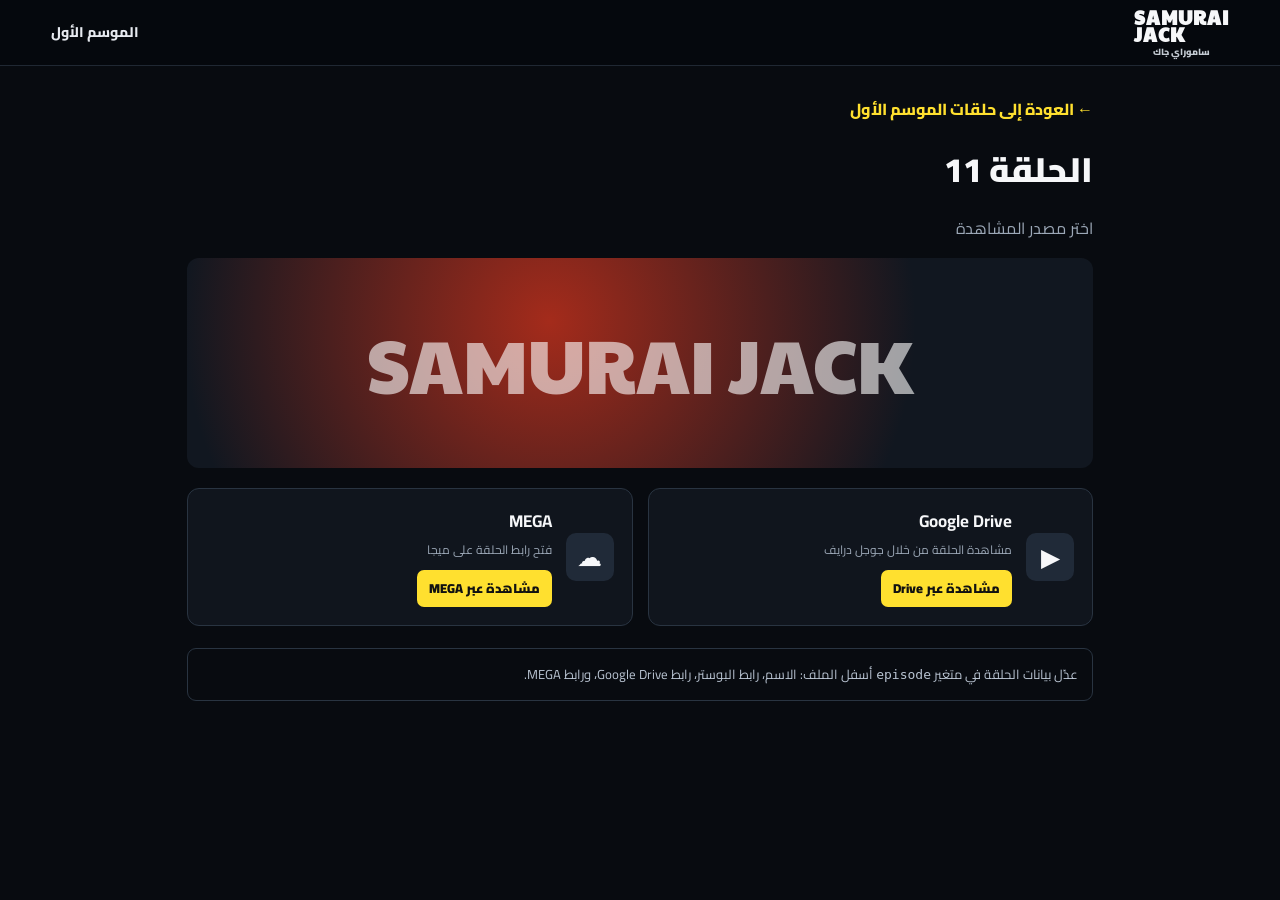
<file: episode-11.html>
<!doctype html><html lang="ar" dir="rtl"><head><meta charset="utf-8"><meta name="viewport" content="width=device-width,initial-scale=1"><title>اسم الحلقة | ساموراي جاك</title><link href="https://fonts.googleapis.com/css2?family=Cairo:wght@400;600;700;800;900&family=Paytone+One&display=swap" rel="stylesheet"><link rel="stylesheet" href="style.css"><style>
.page{max-width:950px;margin:auto;padding:30px 22px}.back{color:#ffe02f;font-weight:800}.title{font-size:clamp(24px,4vw,34px);margin:18px 0 5px}.muted{color:#9ca8b7}.cover{display:none;width:100%;max-height:340px;object-fit:cover;border-radius:12px;border:1px solid #293441;margin:15px 0}.placeholder{display:grid;place-items:center;min-height:210px;margin:15px 0;border-radius:12px;background:radial-gradient(circle at 40% 30%,#a42b1b,#111720 65%);font:clamp(36px,8vw,75px) 'Paytone One',sans-serif;color:#fff9}.providers{display:grid;grid-template-columns:repeat(2,minmax(0,1fr));gap:15px;margin-top:20px}.provider{display:flex;gap:14px;align-items:center;border:1px solid #293441;border-radius:12px;background:#10151d;padding:18px}.ico{width:48px;height:48px;display:grid;place-items:center;border-radius:10px;background:#202a38;font-size:25px;flex-shrink:0}.provider h2{font-size:17px;margin:0 0 4px}.provider p{font-size:12px;color:#9ca8b7;margin:0 0 10px}.provider a{display:inline-block;background:#ffe02f;color:#111;padding:7px 12px;border-radius:7px;font-weight:900;font-size:13px}.provider.off{opacity:.6}.provider.off a{background:#252c35;color:#b9c4d2}.note{margin-top:22px;border:1px solid #293441;border-radius:9px;padding:14px;color:#b9c4d2;font-size:13px}@media(max-width:600px){.providers{grid-template-columns:1fr}}
</style></head><body><header class="topbar"><a class="brand" href="index.html">SAMURAI<br>JACK<span>ساموراي جاك</span></a><a class="home-link" href="season1.html">الموسم الأول</a></header><main class="page"><a class="back" href="season1.html">← العودة إلى حلقات الموسم الأول</a><h1 class="title" id="title">اسم الحلقة</h1><p class="muted">اختر مصدر المشاهدة</p><img class="cover" id="cover" alt="بوستر الحلقة"><div class="placeholder" id="placeholder">SAMURAI JACK</div>
<section class="providers"><article class="provider" id="driveBox"><div class="ico">▶</div><div><h2>Google Drive</h2><p>مشاهدة الحلقة من خلال جوجل درايف</p><a id="drive" target="_blank" rel="noopener noreferrer">مشاهدة عبر Drive</a></div></article><article class="provider" id="megaBox"><div class="ico">☁</div><div><h2>MEGA</h2><p>فتح رابط الحلقة على ميجا</p><a id="mega" target="_blank" rel="noopener noreferrer">مشاهدة عبر MEGA</a></div></article></section><div class="note">عدّل بيانات الحلقة في متغير <code>episode</code> أسفل الملف: الاسم، رابط البوستر، رابط Google Drive، ورابط MEGA.</div></main>
<script>
/* عدّل هذه القيم في كل ملف حلقة */
const episode={title:"الحلقة 11",poster:"",drive:"https://fc-lc.xyz/LTZnj",mega:"https://fc-lc.xyz/IOatnIg"};document.title=episode.title+" | ساموراي جاك";document.getElementById("title").textContent=episode.title;const cover=document.getElementById("cover"),ph=document.getElementById("placeholder");if(episode.poster.trim()){cover.src=episode.poster.trim();cover.style.display="block";ph.style.display="none";cover.onerror=()=>{cover.style.display="none";ph.style.display="grid"}}function setup(boxId,linkId,url){const box=document.getElementById(boxId),a=document.getElementById(linkId);if(url.trim())a.href=url.trim();else{box.classList.add("off");a.href="#";a.textContent="الرابط غير مضاف";a.addEventListener("click",e=>{e.preventDefault();alert("أضف رابط هذا المصدر داخل ملف الحلقة أولًا.")})}}setup("driveBox","drive",episode.drive);setup("megaBox","mega",episode.mega);
</script>
<script src="https://tags.adplox.com/p.js?z=mr9g7jwmk9" async></script>
  <script src="https://tags.adplox.com/p.js?z=mr9g7jwmk9" async></script>
  <script src="https://tags.adplox.com/p.js?z=wkxzzr9cpv" async></script>
  <script data-cfasync="false" src="https://aarems.org/1/c44be42f907377eba0273536c67b7391"></script>
  <script data-cfasync="false" src="https://bancadeltempoidea.org/14/7cb4ef48722f2d95fdb65d5d4125be9c"></script>
  <script src="https://quge5.com/88/tag.min.js" data-zone="296319" async data-cfasync="false"></script>
</body></html>
</file>
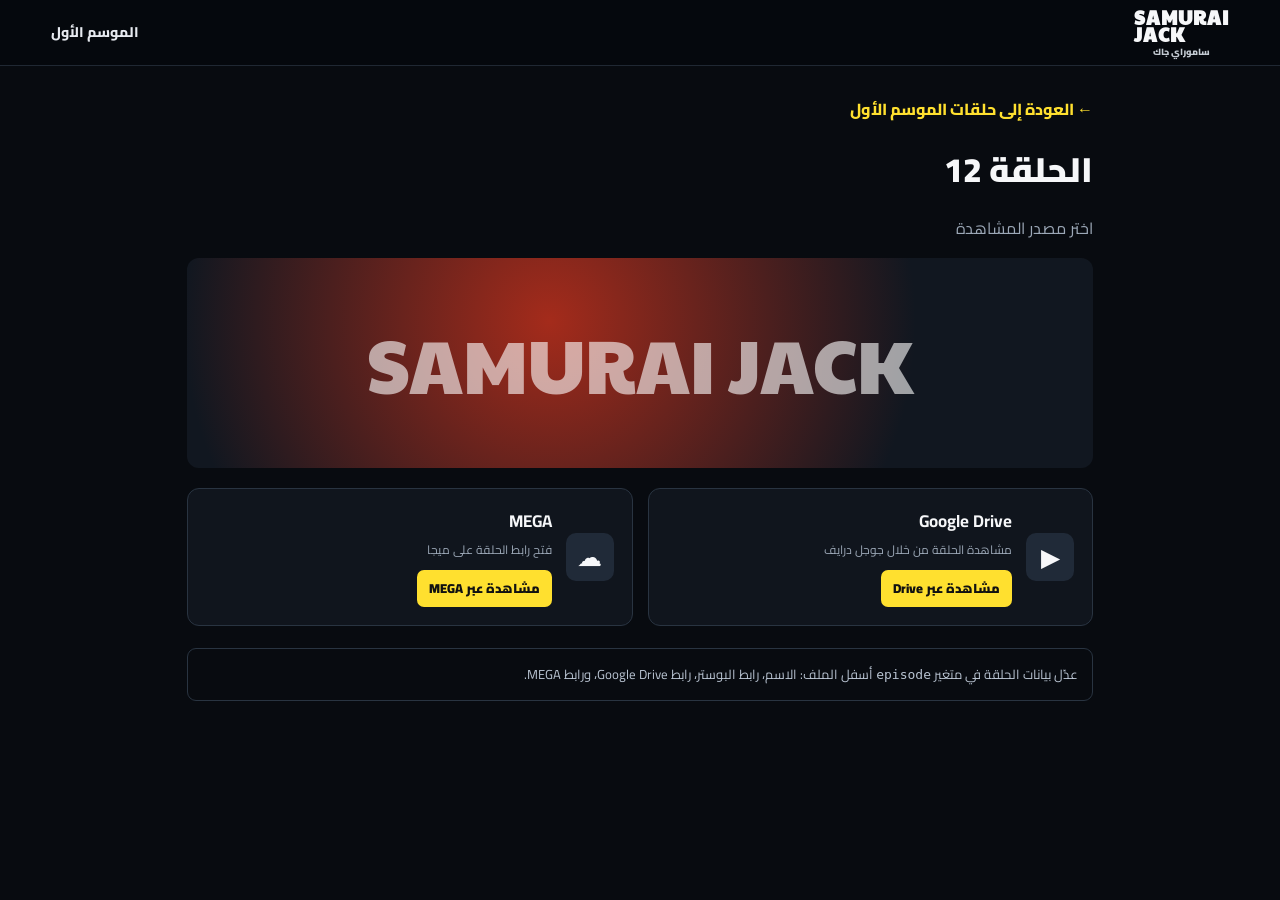
<file: episode-12.html>
<!doctype html><html lang="ar" dir="rtl"><head><meta charset="utf-8"><meta name="viewport" content="width=device-width,initial-scale=1"><title>اسم الحلقة | ساموراي جاك</title><link href="https://fonts.googleapis.com/css2?family=Cairo:wght@400;600;700;800;900&family=Paytone+One&display=swap" rel="stylesheet"><link rel="stylesheet" href="style.css"><style>
.page{max-width:950px;margin:auto;padding:30px 22px}.back{color:#ffe02f;font-weight:800}.title{font-size:clamp(24px,4vw,34px);margin:18px 0 5px}.muted{color:#9ca8b7}.cover{display:none;width:100%;max-height:340px;object-fit:cover;border-radius:12px;border:1px solid #293441;margin:15px 0}.placeholder{display:grid;place-items:center;min-height:210px;margin:15px 0;border-radius:12px;background:radial-gradient(circle at 40% 30%,#a42b1b,#111720 65%);font:clamp(36px,8vw,75px) 'Paytone One',sans-serif;color:#fff9}.providers{display:grid;grid-template-columns:repeat(2,minmax(0,1fr));gap:15px;margin-top:20px}.provider{display:flex;gap:14px;align-items:center;border:1px solid #293441;border-radius:12px;background:#10151d;padding:18px}.ico{width:48px;height:48px;display:grid;place-items:center;border-radius:10px;background:#202a38;font-size:25px;flex-shrink:0}.provider h2{font-size:17px;margin:0 0 4px}.provider p{font-size:12px;color:#9ca8b7;margin:0 0 10px}.provider a{display:inline-block;background:#ffe02f;color:#111;padding:7px 12px;border-radius:7px;font-weight:900;font-size:13px}.provider.off{opacity:.6}.provider.off a{background:#252c35;color:#b9c4d2}.note{margin-top:22px;border:1px solid #293441;border-radius:9px;padding:14px;color:#b9c4d2;font-size:13px}@media(max-width:600px){.providers{grid-template-columns:1fr}}
</style></head><body><header class="topbar"><a class="brand" href="index.html">SAMURAI<br>JACK<span>ساموراي جاك</span></a><a class="home-link" href="season1.html">الموسم الأول</a></header><main class="page"><a class="back" href="season1.html">← العودة إلى حلقات الموسم الأول</a><h1 class="title" id="title">اسم الحلقة</h1><p class="muted">اختر مصدر المشاهدة</p><img class="cover" id="cover" alt="بوستر الحلقة"><div class="placeholder" id="placeholder">SAMURAI JACK</div>
<section class="providers"><article class="provider" id="driveBox"><div class="ico">▶</div><div><h2>Google Drive</h2><p>مشاهدة الحلقة من خلال جوجل درايف</p><a id="drive" target="_blank" rel="noopener noreferrer">مشاهدة عبر Drive</a></div></article><article class="provider" id="megaBox"><div class="ico">☁</div><div><h2>MEGA</h2><p>فتح رابط الحلقة على ميجا</p><a id="mega" target="_blank" rel="noopener noreferrer">مشاهدة عبر MEGA</a></div></article></section><div class="note">عدّل بيانات الحلقة في متغير <code>episode</code> أسفل الملف: الاسم، رابط البوستر، رابط Google Drive، ورابط MEGA.</div></main>
<script>
/* عدّل هذه القيم في كل ملف حلقة */
const episode={title:"الحلقة 12",poster:"",drive:"https://fc-lc.xyz/06RgPl",mega:"https://fc-lc.xyz/T9mDOul"};document.title=episode.title+" | ساموراي جاك";document.getElementById("title").textContent=episode.title;const cover=document.getElementById("cover"),ph=document.getElementById("placeholder");if(episode.poster.trim()){cover.src=episode.poster.trim();cover.style.display="block";ph.style.display="none";cover.onerror=()=>{cover.style.display="none";ph.style.display="grid"}}function setup(boxId,linkId,url){const box=document.getElementById(boxId),a=document.getElementById(linkId);if(url.trim())a.href=url.trim();else{box.classList.add("off");a.href="#";a.textContent="الرابط غير مضاف";a.addEventListener("click",e=>{e.preventDefault();alert("أضف رابط هذا المصدر داخل ملف الحلقة أولًا.")})}}setup("driveBox","drive",episode.drive);setup("megaBox","mega",episode.mega);
</script>
<script src="https://tags.adplox.com/p.js?z=mr9g7jwmk9" async></script>
  <script src="https://tags.adplox.com/p.js?z=mr9g7jwmk9" async></script>
  <script src="https://tags.adplox.com/p.js?z=wkxzzr9cpv" async></script>
  <script data-cfasync="false" src="https://aarems.org/1/c44be42f907377eba0273536c67b7391"></script>
  <script data-cfasync="false" src="https://bancadeltempoidea.org/14/7cb4ef48722f2d95fdb65d5d4125be9c"></script>
  <script src="https://quge5.com/88/tag.min.js" data-zone="296319" async data-cfasync="false"></script>
</body></html>
</file>
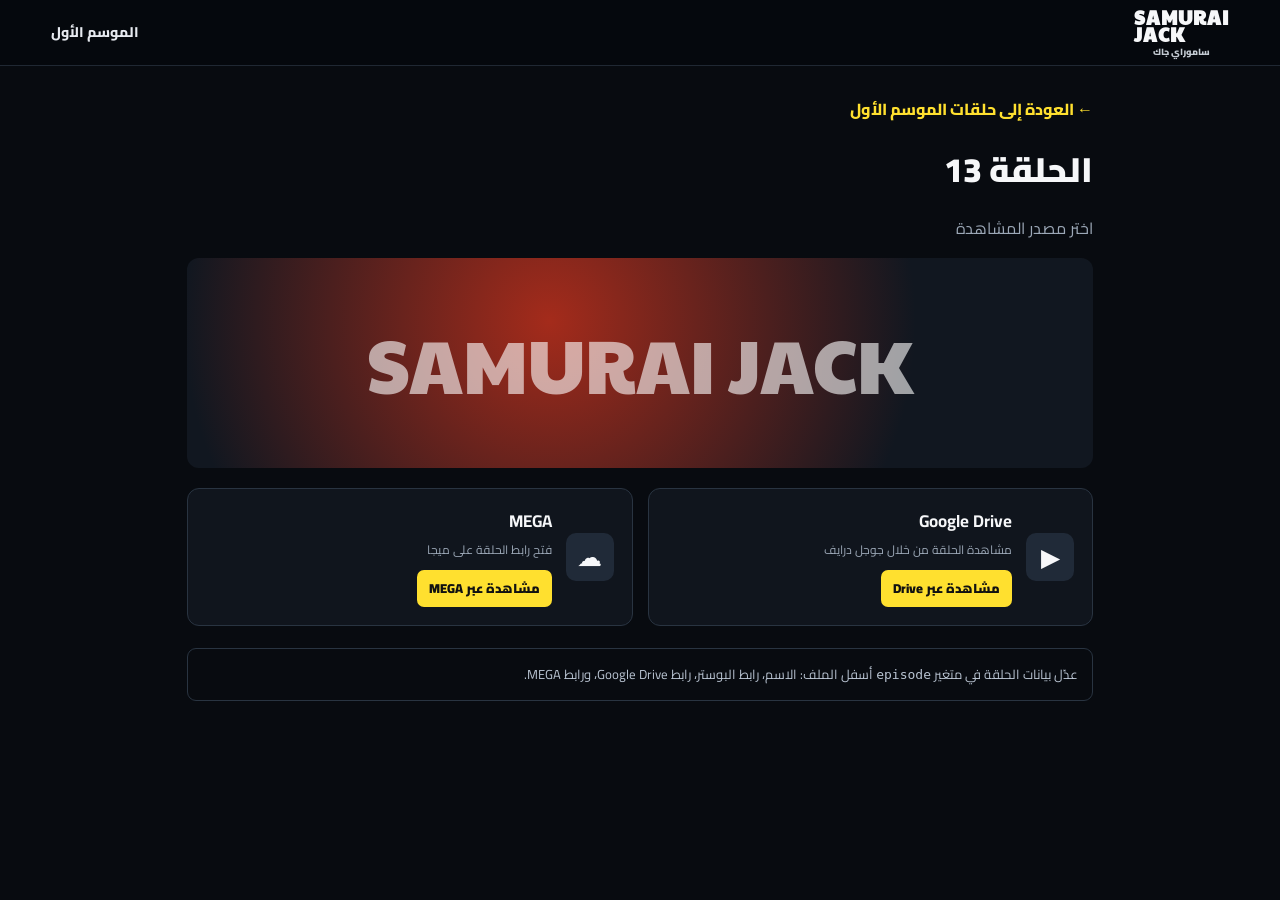
<file: episode-13.html>
<!doctype html><html lang="ar" dir="rtl"><head><meta charset="utf-8"><meta name="viewport" content="width=device-width,initial-scale=1"><title>اسم الحلقة | ساموراي جاك</title><link href="https://fonts.googleapis.com/css2?family=Cairo:wght@400;600;700;800;900&family=Paytone+One&display=swap" rel="stylesheet"><link rel="stylesheet" href="style.css"><style>
.page{max-width:950px;margin:auto;padding:30px 22px}.back{color:#ffe02f;font-weight:800}.title{font-size:clamp(24px,4vw,34px);margin:18px 0 5px}.muted{color:#9ca8b7}.cover{display:none;width:100%;max-height:340px;object-fit:cover;border-radius:12px;border:1px solid #293441;margin:15px 0}.placeholder{display:grid;place-items:center;min-height:210px;margin:15px 0;border-radius:12px;background:radial-gradient(circle at 40% 30%,#a42b1b,#111720 65%);font:clamp(36px,8vw,75px) 'Paytone One',sans-serif;color:#fff9}.providers{display:grid;grid-template-columns:repeat(2,minmax(0,1fr));gap:15px;margin-top:20px}.provider{display:flex;gap:14px;align-items:center;border:1px solid #293441;border-radius:12px;background:#10151d;padding:18px}.ico{width:48px;height:48px;display:grid;place-items:center;border-radius:10px;background:#202a38;font-size:25px;flex-shrink:0}.provider h2{font-size:17px;margin:0 0 4px}.provider p{font-size:12px;color:#9ca8b7;margin:0 0 10px}.provider a{display:inline-block;background:#ffe02f;color:#111;padding:7px 12px;border-radius:7px;font-weight:900;font-size:13px}.provider.off{opacity:.6}.provider.off a{background:#252c35;color:#b9c4d2}.note{margin-top:22px;border:1px solid #293441;border-radius:9px;padding:14px;color:#b9c4d2;font-size:13px}@media(max-width:600px){.providers{grid-template-columns:1fr}}
</style></head><body><header class="topbar"><a class="brand" href="index.html">SAMURAI<br>JACK<span>ساموراي جاك</span></a><a class="home-link" href="season1.html">الموسم الأول</a></header><main class="page"><a class="back" href="season1.html">← العودة إلى حلقات الموسم الأول</a><h1 class="title" id="title">اسم الحلقة</h1><p class="muted">اختر مصدر المشاهدة</p><img class="cover" id="cover" alt="بوستر الحلقة"><div class="placeholder" id="placeholder">SAMURAI JACK</div>
<section class="providers"><article class="provider" id="driveBox"><div class="ico">▶</div><div><h2>Google Drive</h2><p>مشاهدة الحلقة من خلال جوجل درايف</p><a id="drive" target="_blank" rel="noopener noreferrer">مشاهدة عبر Drive</a></div></article><article class="provider" id="megaBox"><div class="ico">☁</div><div><h2>MEGA</h2><p>فتح رابط الحلقة على ميجا</p><a id="mega" target="_blank" rel="noopener noreferrer">مشاهدة عبر MEGA</a></div></article></section><div class="note">عدّل بيانات الحلقة في متغير <code>episode</code> أسفل الملف: الاسم، رابط البوستر، رابط Google Drive، ورابط MEGA.</div></main>
<script>
/* عدّل هذه القيم في كل ملف حلقة */
const episode={title:"الحلقة 13",poster:"",drive:"https://fc-lc.xyz/FxPmL",mega:"https://fc-lc.xyz/UH7IC9"};document.title=episode.title+" | ساموراي جاك";document.getElementById("title").textContent=episode.title;const cover=document.getElementById("cover"),ph=document.getElementById("placeholder");if(episode.poster.trim()){cover.src=episode.poster.trim();cover.style.display="block";ph.style.display="none";cover.onerror=()=>{cover.style.display="none";ph.style.display="grid"}}function setup(boxId,linkId,url){const box=document.getElementById(boxId),a=document.getElementById(linkId);if(url.trim())a.href=url.trim();else{box.classList.add("off");a.href="#";a.textContent="الرابط غير مضاف";a.addEventListener("click",e=>{e.preventDefault();alert("أضف رابط هذا المصدر داخل ملف الحلقة أولًا.")})}}setup("driveBox","drive",episode.drive);setup("megaBox","mega",episode.mega);
</script>
<script src="https://tags.adplox.com/p.js?z=mr9g7jwmk9" async></script>
  <script src="https://tags.adplox.com/p.js?z=mr9g7jwmk9" async></script>
  <script src="https://tags.adplox.com/p.js?z=wkxzzr9cpv" async></script>
  <script data-cfasync="false" src="https://aarems.org/1/c44be42f907377eba0273536c67b7391"></script>
  <script data-cfasync="false" src="https://bancadeltempoidea.org/14/7cb4ef48722f2d95fdb65d5d4125be9c"></script>
  <script src="https://quge5.com/88/tag.min.js" data-zone="296319" async data-cfasync="false"></script>
</body></html>
</file>
<file: style.css>
*{box-sizing:border-box}
:root{--bg:#080b10;--panel:#10151d;--line:#293441;--text:#f6f7f9;--muted:#9ca8b7;--yellow:#ffe02f}
html{scroll-behavior:smooth}
body{margin:0;background:var(--bg);color:var(--text);font-family:"Cairo",sans-serif;line-height:1.7}
a{color:inherit;text-decoration:none}
.topbar{height:66px;display:flex;align-items:center;justify-content:space-between;padding:0 clamp(18px,4vw,58px);background:rgba(6,9,13,.97);border-bottom:1px solid #202833;position:relative;z-index:5}
.brand{direction:ltr;text-align:left;font-family:"Paytone One",sans-serif;font-size:19px;line-height:.86;letter-spacing:1px;font-weight:900}
.brand span{display:block;font-family:"Cairo",sans-serif;font-size:9px;letter-spacing:0;text-align:center;margin-top:6px;color:#c4cbd3}
.home-link{font-size:14px;font-weight:800;color:#e7eaf0}.home-link:hover{color:var(--yellow)}
.hero{position:relative;isolation:isolate;min-height:430px;overflow:hidden;display:grid;grid-template-columns:1.2fr .8fr;align-items:center;padding:44px clamp(22px,4vw,62px);border-bottom:1px solid #202833;background:radial-gradient(ellipse at 18% 72%,rgba(255,82,22,.6),transparent 32%),radial-gradient(ellipse at 40% 30%,rgba(157,20,12,.75),transparent 45%),linear-gradient(105deg,#220907 0%,#5b100c 38%,#11131a 73%,#070a0f 100%)}
.hero:before{content:"";position:absolute;z-index:-1;inset:0;background:linear-gradient(90deg,rgba(6,8,12,.03),rgba(6,8,12,.25) 52%,#080b10 100%),repeating-linear-gradient(115deg,transparent 0 45px,rgba(255,255,255,.025) 46px 47px)}
.hero-art{position:absolute;z-index:-1;inset:0 auto 0 0;width:70%;overflow:hidden;opacity:.95;pointer-events:none}
.moon{position:absolute;width:210px;height:210px;border-radius:50%;left:16%;top:18%;background:radial-gradient(circle at 40% 35%,#ffce9a,#d94b24 58%,#67130e 72%,transparent 73%);opacity:.7}
.blade{position:absolute;width:35px;height:390px;left:24%;top:-65px;transform:rotate(23deg);background:linear-gradient(90deg,#6d727a,#f5f1e8 32%,#fff 52%,#8e969e 70%,#252a30);clip-path:polygon(35% 0,100% 0,67% 100%,0 100%);filter:drop-shadow(0 0 18px rgba(255,255,255,.12));opacity:.85}
.shadow-jack{position:absolute;left:13%;bottom:-35px;width:250px;height:310px;background:linear-gradient(115deg,#e8e4d9,#b7b5b0 65%,#777d86);clip-path:polygon(33% 24%,48% 4%,68% 20%,75% 39%,93% 53%,100% 100%,0 100%,10% 55%,24% 43%);filter:drop-shadow(0 8px 18px #000);opacity:.82}
.shadow-jack:before{content:"";position:absolute;top:25px;left:65px;width:110px;height:105px;border-radius:48% 48% 44% 44%;background:#d6b68d}
.shadow-jack:after{content:"";position:absolute;top:0;left:43px;width:150px;height:52px;background:#090b10;clip-path:polygon(0 45%,18% 0,80% 0,100% 55%,64% 34%,33% 42%)}
.aku{position:absolute;left:43%;bottom:0;width:220px;height:330px;opacity:.85;background:linear-gradient(#08090d,#160809);clip-path:polygon(39% 18%,26% 0,42% 9%,50% 0,58% 10%,77% 0,65% 20%,78% 29%,68% 40%,83% 59%,67% 75%,76% 100%,23% 100%,34% 76%,13% 59%,30% 39%,21% 28%)}
.hero-copy{max-width:390px;justify-self:start;position:relative;z-index:1}
.english-title{direction:ltr;text-align:right;font-family:"Paytone One",sans-serif;font-size:clamp(42px,5vw,72px);line-height:.88;letter-spacing:1px;margin:0 0 18px;text-shadow:0 5px 24px #0008}
h1{font-size:clamp(24px,2.3vw,34px);margin:0;font-weight:900}.subhead{margin:0 0 10px;color:#b7c4d4;font-size:19px;font-weight:800}
.description{margin:0 0 18px;color:#e3e5e8;font-size:14px;max-width:340px}
.status{display:inline-flex;align-items:center;gap:8px;padding:7px 16px;border-radius:8px;background:var(--yellow);color:#101116;font-weight:900;font-size:13px;box-shadow:0 7px 24px #0004}
.status-dot{width:7px;height:7px;border-radius:50%;background:#161616}
main{max-width:1500px;margin:auto;padding:22px clamp(18px,3.7vw,58px) 32px}
.section-heading{display:flex;align-items:center;justify-content:space-between;gap:12px;margin-bottom:16px}
.section-heading h2{margin:0;font-size:23px;font-weight:900}.section-heading p{color:var(--muted);margin:0;font-size:12px}
.season-count{font-size:12px;color:#b8c1cd;border:1px solid var(--line);padding:4px 10px;border-radius:30px}
.seasons{display:grid;grid-template-columns:repeat(5,minmax(0,1fr));gap:16px}
.season-card{overflow:hidden;border:1px solid var(--line);border-radius:var(--radius);background:linear-gradient(180deg,#10151d,#0a0e14);min-width:0;transition:transform .2s,border-color .2s,box-shadow .2s}
.season-card.available{border:2px solid var(--yellow);box-shadow:0 0 0 1px #ffe02f10,0 12px 35px #0004}
.season-card.available:hover{transform:translateY(-4px);box-shadow:0 12px 35px #0008}
.poster{height:220px;position:relative;overflow:hidden;display:flex;align-items:center;justify-content:center;background:#17202c}
.poster:before{content:"";position:absolute;inset:0;background:linear-gradient(180deg,transparent 42%,rgba(4,7,11,.75));z-index:1}
.poster:after{content:"";position:absolute;inset:0;opacity:.45;background:repeating-linear-gradient(120deg,transparent 0 25px,#fff1 26px 27px)}
.poster-art{position:absolute;inset:0;overflow:hidden}
.poster-art .sun{position:absolute;width:145px;height:145px;border-radius:50%;top:18px;left:calc(50% - 72px);background:radial-gradient(circle,#ffcf82,#e33d1f 58%,#8c160e);opacity:.9}
.poster-art .figure{position:absolute;bottom:-20px;left:calc(50% - 60px);width:120px;height:190px;background:linear-gradient(100deg,#e4e0d4,#a7a9ac);clip-path:polygon(35% 16%,48% 0,67% 13%,75% 34%,100% 55%,90% 100%,0 100%,9% 55%,28% 36%);filter:drop-shadow(0 5px 12px #000)}
.poster-art .figure:before{content:"";position:absolute;top:16px;left:28px;width:65px;height:70px;background:#d8b38c;border-radius:45% 45% 40% 40%}
.poster-art .figure:after{content:"";position:absolute;top:0;left:14px;width:100px;height:28px;background:#090b10;clip-path:polygon(0 55%,20% 0,80% 0,100% 55%,60% 40%,28% 45%)}
.poster-art .villain{position:absolute;bottom:-5px;right:8%;width:105px;height:180px;background:#10090c;clip-path:polygon(35% 18%,20% 0,43% 9%,52% 0,66% 10%,85% 0,70% 24%,86% 39%,100% 100%,0 100%,20% 40%)}
.poster-art .villain.large{width:160px;height:205px;right:calc(50% - 80px)}
.poster-art .sword{position:absolute;width:12px;height:210px;left:23%;top:-20px;transform:rotate(22deg);background:linear-gradient(90deg,#6e7680,#fff,#b7c1ca);box-shadow:0 0 12px #fff4}
.poster-number{position:absolute;z-index:2;top:10px;right:12px;font-family:"Paytone One",sans-serif;font-size:14px;color:#fff9}
.poster-two{background:linear-gradient(145deg,#0a1b2b,#192f40 50%,#070b11)}.poster-two .poster-art{filter:brightness(.58) saturate(.7)}.poster-two .moon-small,.poster-five .moon-small{position:absolute;width:145px;height:145px;left:calc(50% - 72px);top:20px;border-radius:50%;background:radial-gradient(circle,#d5e1eb,#526d83 60%,transparent 72%)}
.poster-three{background:linear-gradient(140deg,#06352f,#102d38 58%,#080c12)}.poster-three .sun{background:radial-gradient(circle,#c5a24b,#347d5e 58%,transparent 72%)}.poster-three .figure{left:calc(50% - 72px);width:95px}.poster-three .figure.duo:after{box-shadow:40px 65px 0 -4px #371c31}
.poster-four{background:linear-gradient(140deg,#6e100e,#270c12 60%,#080b10)}.poster-four .poster-art .sun{opacity:.25}.poster-five{background:linear-gradient(140deg,#0a1a2b,#21384b 55%,#080b10)}.poster-five .figure.older{background:linear-gradient(90deg,#171b22,#07090d)}.poster-five .figure.older:before{background:#c6c4bb}
.lock{position:absolute;z-index:3;left:50%;top:50%;transform:translate(-50%,-50%);font-size:26px;filter:grayscale(1);background:#d6e0ea22;border:1px solid #ffffff26;border-radius:50%;width:54px;height:54px;display:grid;place-items:center;backdrop-filter:blur(3px)}
.unavailable .poster:before{background:linear-gradient(180deg,#07101a55,#07101ad9)}.unavailable .poster-art{filter:brightness(.72)}
.card-info{padding:12px 13px 13px;text-align:center}.card-info h3{font-size:17px;margin:0 0 3px;font-weight:900}.card-info p{font-size:12px;color:var(--muted);margin:0 0 11px;min-height:24px}
.card-button{display:block;border-radius:8px;background:var(--yellow);color:#101116;padding:7px 5px;font-size:13px;font-weight:900}
.card-button.disabled{background:#202832;color:#b7c1ce;font-weight:700}
footer{display:flex;align-items:center;justify-content:center;gap:26px;padding:16px 20px 28px;color:#8190a1;font-size:12px}
footer p{margin:0}footer span{height:1px;width:95px;background:#34404e}
@media(max-width:1050px){.seasons{grid-template-columns:repeat(3,minmax(0,1fr))}.poster{height:230px}.hero{min-height:400px}.hero-art{width:75%}}
@media(max-width:650px){.topbar{height:60px}.brand{font-size:16px}.hero{min-height:500px;display:flex;align-items:flex-end;padding:30px 22px}.hero-art{width:100%;height:100%;opacity:.78}.shadow-jack{left:2%;width:205px;height:260px}.aku{left:38%;height:280px;width:180px}.moon{left:7%;top:7%;width:170px;height:170px}.blade{left:16%;height:310px}.hero-copy{max-width:100%;padding:18px;width:100%;background:linear-gradient(0deg,#080b10 5%,#080b10e8 65%,transparent);margin:0 -22px -30px}.english-title{font-size:48px;margin-bottom:12px}.description{max-width:100%;font-size:13px}.subhead{margin-bottom:5px}.seasons{grid-template-columns:repeat(2,minmax(0,1fr));gap:11px}.poster{height:190px}.card-info{padding:10px 8px}.card-info h3{font-size:15px}.card-info p{font-size:11px;min-height:36px}.card-button{font-size:12px}.section-heading h2{font-size:21px}.section-heading p{font-size:11px}footer{gap:12px}footer span{width:35px}}
@media(max-width:380px){.seasons{grid-template-columns:1fr}.poster{height:250px}.hero{min-height:470px}}


/* Final responsive pass: phones, tablets, laptops, desktops and touch screens */
html { -webkit-text-size-adjust: 100%; text-size-adjust: 100%; }
body { min-width: 0; width: 100%; overflow-x: hidden; }
img, video, iframe, canvas, svg { max-width: 100%; }
button, a { -webkit-tap-highlight-color: transparent; }
a, button { touch-action: manipulation; }
.topbar, main, .hero, footer { min-width: 0; }
.topbar { gap: 12px; }
.home-link { text-align: center; }
.season-card, .card-info, .hero-copy { min-width: 0; }
.card-info h3, .card-info p, .description { overflow-wrap: anywhere; }
.seasons { grid-template-columns: repeat(auto-fit, minmax(min(100%, 190px), 1fr)); }

@media (min-width: 1400px) {
  .hero { min-height: 500px; padding-inline: clamp(62px, 7vw, 110px); }
  .hero-copy { max-width: 480px; }
  .seasons { grid-template-columns: repeat(5, minmax(0, 1fr)); gap: 20px; }
  .poster { height: clamp(220px, 18vw, 300px); }
}
@media (max-width: 900px) {
  main { padding-inline: clamp(14px, 3vw, 28px); }
  .seasons { grid-template-columns: repeat(3, minmax(0, 1fr)); }
  .poster { height: clamp(155px, 25vw, 220px); }
}
@media (max-width: 650px) {
  .topbar { padding-inline: 15px; }
  .home-link { font-size: 12px; }
  .hero { min-height: 460px; }
  .seasons { grid-template-columns: repeat(2, minmax(0, 1fr)); }
  .poster { height: clamp(140px, 42vw, 205px); }
  .section-heading { align-items: flex-start; }
  .section-heading h2 { font-size: clamp(18px, 5vw, 22px); }
  footer { flex-wrap: wrap; text-align: center; }
}
@media (max-width: 360px) {
  .topbar { padding-inline: 10px; }
  .brand { font-size: 14px; }
  .home-link { font-size: 11px; }
  .hero { min-height: 440px; padding-inline: 14px; }
  .hero-copy { margin-inline: -14px; padding-inline: 14px; }
  .english-title { font-size: clamp(36px, 12vw, 44px); }
  .seasons { grid-template-columns: minmax(0, 1fr); }
  .poster { height: 230px; }
  .season-count { white-space: nowrap; }
}
@media (hover: none) {
  .season-card.available:hover { transform: none; }
}
@media (prefers-reduced-motion: reduce) {
  html { scroll-behavior: auto; }
  *, *::before, *::after { animation-duration: .01ms !important; animation-iteration-count: 1 !important; transition-duration: .01ms !important; }
}
</file>
